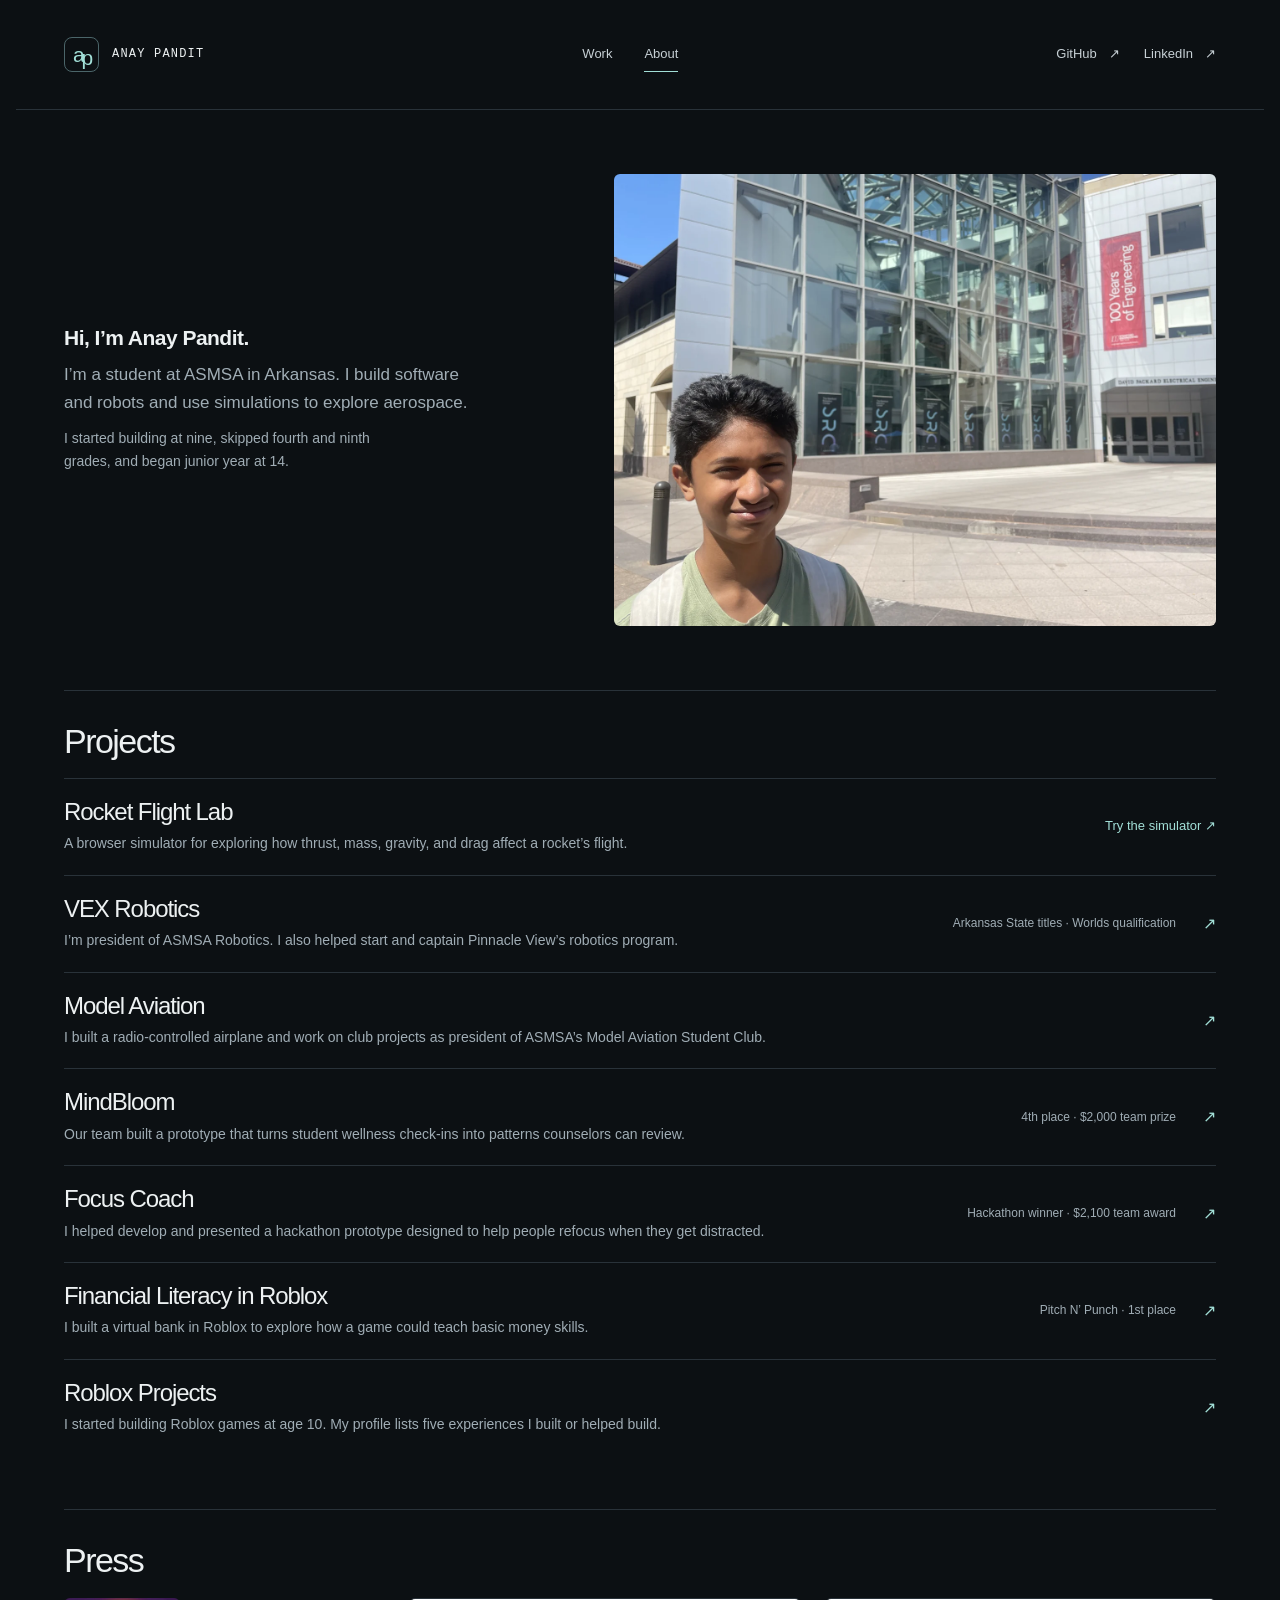
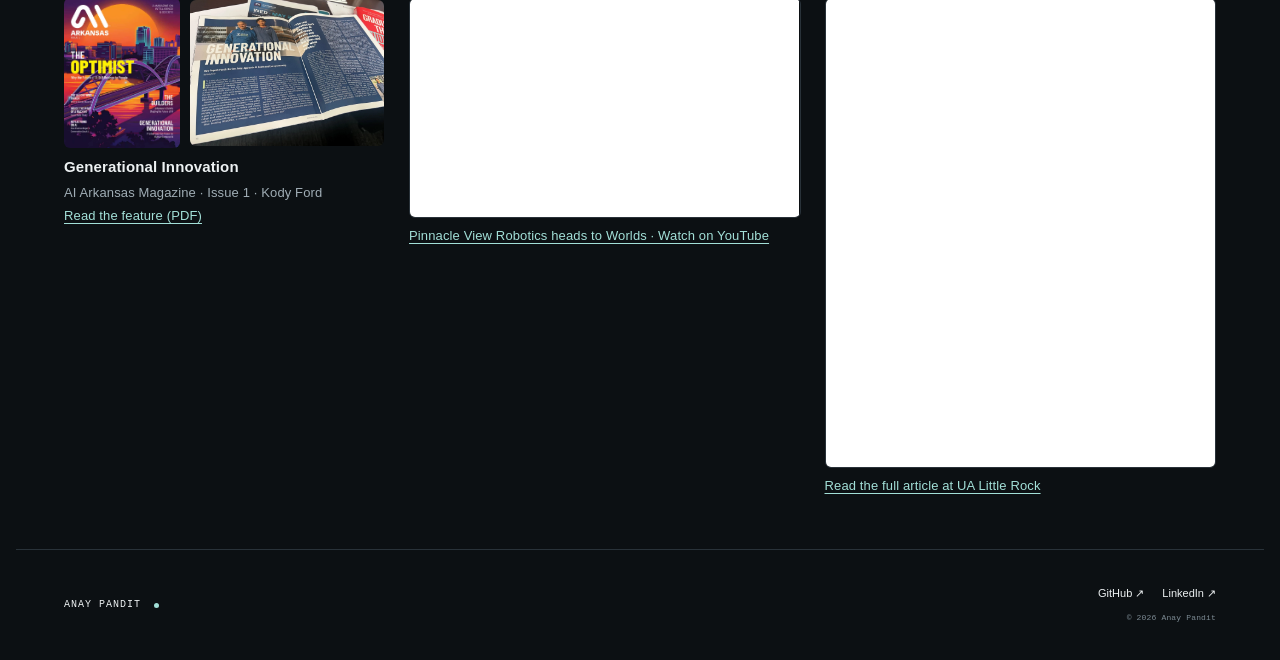
<file: index.html>
<!doctype html><html lang="en"><head><meta charset="utf-8"><meta name="viewport" content="width=device-width, initial-scale=1"><meta name="color-scheme" content="dark"><meta name="theme-color" content="#0c1013"><title>Anay Pandit</title><meta name="description" content="Student, builder, and always curious. Explore Anay Pandit’s software, VEX robotics, and aerospace projects."><link rel="canonical" href="https://anaypandit.github.io/"><meta property="og:type" content="website"><meta property="og:title" content="Anay Pandit"><meta property="og:description" content="Student, builder, and always curious. Explore Anay Pandit’s software, VEX robotics, and aerospace projects."><meta property="og:url" content="https://anaypandit.github.io/"><meta property="og:image" content="https://anaypandit.github.io/assets/social-preview.png"><meta property="og:image:width" content="1200"><meta property="og:image:height" content="630"><meta name="twitter:card" content="summary_large_image"><link rel="icon" href="/assets/favicon.svg" type="image/svg+xml"><link rel="stylesheet" href="/assets/style.css?v=press-magazine"><script src="/assets/site.js" defer></script></head><body><a class="skip" href="#main">Skip to content</a><header class="site-header"><a class="brand" href="/" aria-label="Anay Pandit home"><span class="monogram" aria-hidden="true">a<span>p</span></span>ANAY PANDIT</a><nav aria-label="Main navigation"><a href="/#work">Work</a><a href="/#about">About</a></nav><div class="header-socials"><a class="header-github" href="https://github.com/anaypandit" target="_blank" rel="noopener noreferrer">GitHub <span aria-hidden="true">↗</span><span class="sr-only"> (opens in a new tab)</span></a><a class="header-github" href="https://www.linkedin.com/in/anaypandit/" target="_blank" rel="noopener noreferrer">LinkedIn <span aria-hidden="true">↗</span><span class="sr-only"> (opens in a new tab)</span></a></div></header><main id="main">
  <section class="portfolio-intro portfolio-intro--with-photo" id="about">
    <div class="portfolio-bio">
      <h1>Hi, I’m Anay Pandit.</h1>
      <p>I’m a student at ASMSA in Arkansas. I build software and robots and use simulations to explore aerospace.</p>
      <p class="bio-detail">I started building at nine, skipped fourth and ninth grades, and began junior year at 14.</p>
    </div>
    <figure class="portfolio-photo">
      <img src="/assets/anay-pandit.webp" width="1440" height="1080" alt="Anay Pandit outside an engineering building" fetchpriority="high">
    </figure>
  </section>

  <section class="portfolio-work" id="work">
    <h2>Projects</h2>
    <ul class="portfolio-projects" id="recognition">
      <li class="project-with-demo">
        <div>
          <h3><a href="/projects/rocket-flight-lab/">Rocket Flight Lab</a></h3>
          <p>A browser simulator for exploring how thrust, mass, gravity, and drag affect a rocket’s flight.</p>
        </div>
        <a class="project-demo" href="/demos/rocket-flight-lab/">Try the simulator <span aria-hidden="true">↗</span></a>
      </li>
      <li>
        <a href="/projects/vex-robotics/">
          <div>
            <h3>VEX Robotics</h3>
            <p>I’m president of ASMSA Robotics. I also helped start and captain Pinnacle View’s robotics program.</p>
          </div>
          <span class="project-result">Arkansas State titles · Worlds qualification</span>
          <span class="project-arrow" aria-hidden="true">↗</span>
        </a>
      </li>
      <li>
        <a href="/projects/model-aviation/">
          <div>
            <h3>Model Aviation</h3>
            <p>I built a radio-controlled airplane and work on club projects as president of ASMSA’s Model Aviation Student Club.</p>
          </div>
          <span class="project-arrow" aria-hidden="true">↗</span>
        </a>
      </li>
      <li>
        <a href="/projects/mindbloom/">
          <div>
            <h3>MindBloom</h3>
            <p>Our team built a prototype that turns student wellness check-ins into patterns counselors can review.</p>
          </div>
          <span class="project-result">4th place · $2,000 team prize</span>
          <span class="project-arrow" aria-hidden="true">↗</span>
        </a>
      </li>
      <li>
        <a href="/projects/focus-coach/">
          <div>
            <h3>Focus Coach</h3>
            <p>I helped develop and presented a hackathon prototype designed to help people refocus when they get distracted.</p>
          </div>
          <span class="project-result">Hackathon winner · $2,100 team award</span>
          <span class="project-arrow" aria-hidden="true">↗</span>
        </a>
      </li>
      <li>
        <a href="/projects/financial-literacy/">
          <div>
            <h3>Financial Literacy in Roblox</h3>
            <p>I built a virtual bank in Roblox to explore how a game could teach basic money skills.</p>
          </div>
          <span class="project-result">Pitch N’ Punch · 1st place</span>
          <span class="project-arrow" aria-hidden="true">↗</span>
        </a>
      </li>
      <li>
        <a href="/projects/roblox-projects/">
          <div>
            <h3>Roblox Projects</h3>
            <p>I started building Roblox games at age 10. My profile lists five experiences I built or helped build.</p>
          </div>
          <span class="project-arrow" aria-hidden="true">↗</span>
        </a>
      </li>
    </ul>
  </section>

  <section class="portfolio-work portfolio-press" id="press">
    <h2>Press</h2>
    <div class="press-grid">
      <figure class="portfolio-photo press-magazine">
        <div class="press-magazine-images">
          <img src="/assets/ai-arkansas-issue-1-cover.webp" width="541" height="700" alt="Front cover of AI Arkansas Magazine, Issue 1" loading="lazy" decoding="async">
          <img src="/assets/generational-innovation.webp" width="1280" height="960" alt="Open magazine spread titled Generational Innovation with a photo of Anay and Yogesh Pandit" loading="lazy" decoding="async">
        </div>
        <figcaption>
          <strong>Generational Innovation</strong>
          <span>AI Arkansas Magazine · Issue 1 · Kody Ford</span>
          <a class="photo-credit" href="/assets/generational-innovation.pdf" type="application/pdf">Read the feature (PDF)</a>
        </figcaption>
      </figure>
      <figure>
        <iframe class="press-video" src="https://www.youtube-nocookie.com/embed/u_fTiRoSkpI" title="Pinnacle View Robotics heads to the VEX World Championship" width="560" height="315" loading="lazy" referrerpolicy="strict-origin-when-cross-origin" allow="encrypted-media; picture-in-picture; fullscreen" allowfullscreen></iframe>
        <figcaption><a class="photo-credit" href="https://www.youtube.com/watch?v=u_fTiRoSkpI">Pinnacle View Robotics heads to Worlds · Watch on YouTube</a></figcaption>
      </figure>
      <figure>
        <iframe class="press-article" src="https://ualr.edu/news/2025/08/07/mental-health-ai-hackathon/embed/" title="UA Little Rock’s coverage of its first AI and Mental Health Hackathon" width="600" height="470" loading="lazy" sandbox="allow-scripts allow-top-navigation-by-user-activation"></iframe>
        <figcaption><a class="photo-credit" href="https://ualr.edu/news/2025/08/07/mental-health-ai-hackathon/">Read the full article at UA Little Rock</a></figcaption>
      </figure>
    </div>
  </section>
</main><footer class="site-footer"><div><a class="brand" href="/">ANAY PANDIT<span class="brand-dot" aria-hidden="true"></span></a></div><div><div class="footer-socials"><a class="" href="https://github.com/anaypandit" target="_blank" rel="noopener noreferrer">GitHub <span aria-hidden="true">↗</span><span class="sr-only"> (opens in a new tab)</span></a><a href="https://www.linkedin.com/in/anaypandit/" target="_blank" rel="noopener noreferrer">LinkedIn <span aria-hidden="true">↗</span><span class="sr-only"> (opens in a new tab)</span></a></div><span class="footer-date">© 2026 Anay Pandit</span></div></footer></body></html>
</file>
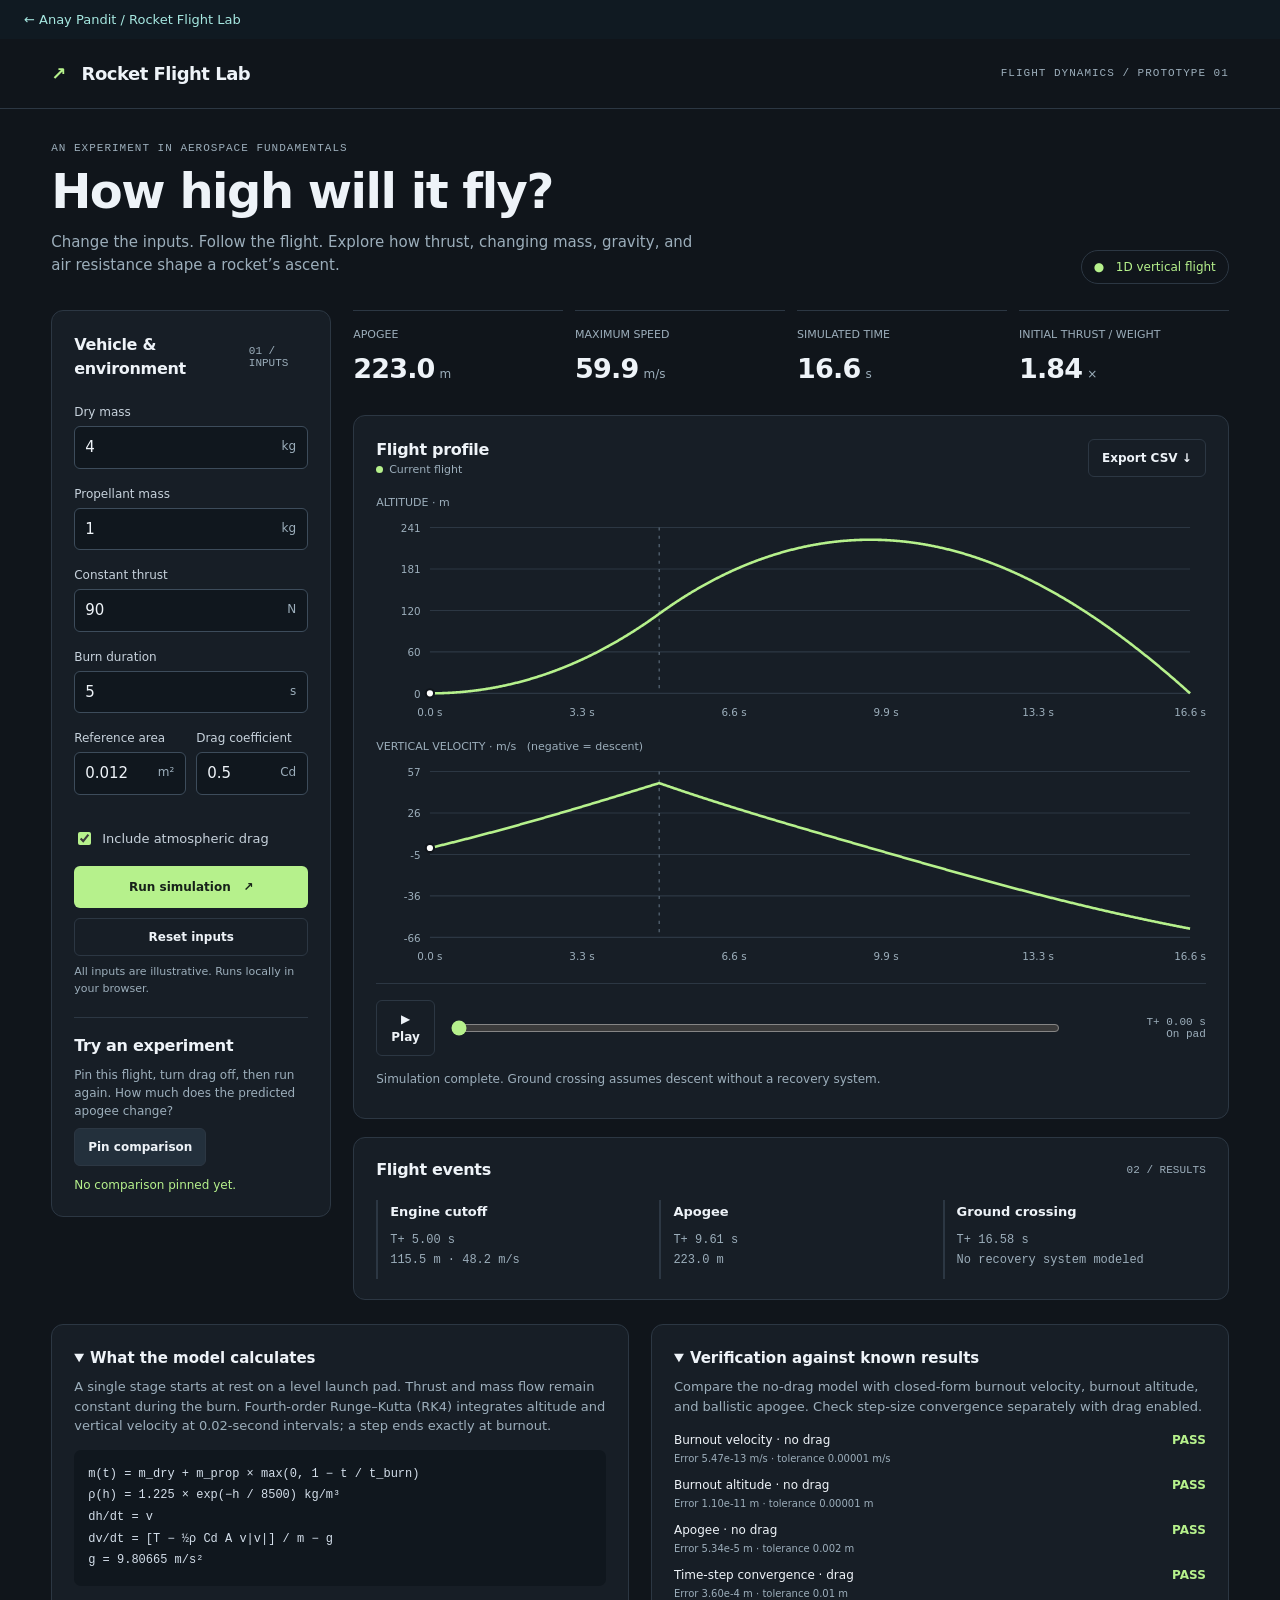
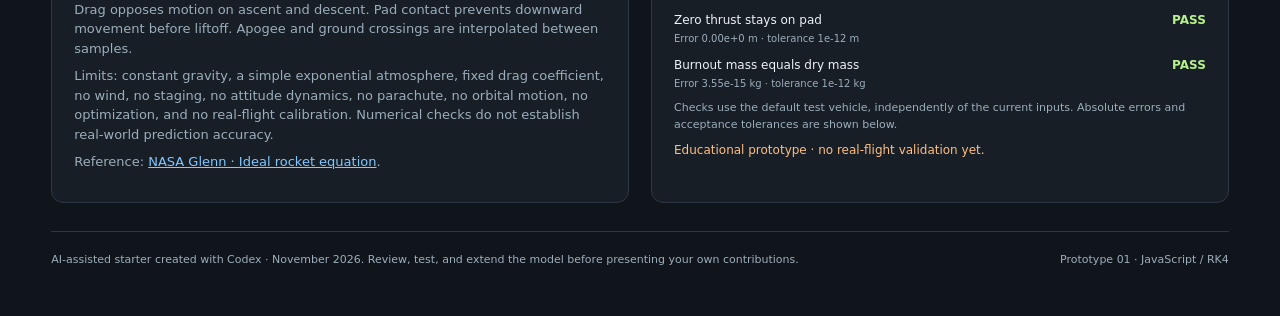
<file: demos/rocket-flight-lab/index.html>
<!doctype html>
<html lang="en"><head><meta charset="utf-8"><meta name="viewport" content="width=device-width,initial-scale=1"><meta name="description" content="Explore vertical rocket flight with transparent physics, adjustable inputs, flight graphs, and analytical verification."><title>Rocket Flight Lab</title>
<style>
:root{--bg:#10151b;--panel:#171e26;--line:#2c3743;--ink:#eef3f8;--muted:#9caebb;--green:#b6f18c;--blue:#83c8ff;--orange:#ffbf82}*{box-sizing:border-box}body{margin:0;background:var(--bg);color:var(--ink);font:15px/1.5 system-ui,-apple-system,sans-serif}button,input,select{font:inherit}button,a,input,summary,select{outline-offset:4px}button{cursor:pointer}a{color:var(--blue)}header{padding:21px 4vw;border-bottom:1px solid var(--line);display:flex;align-items:center;justify-content:space-between;gap:16px}.brand{font-weight:750;letter-spacing:-.5px;font-size:18px}.brand span{color:var(--green);margin-right:10px}.tag{color:var(--muted);font:11px/1.4 ui-monospace,monospace;letter-spacing:1px;text-transform:uppercase}.hero{padding:32px 4vw 26px;display:flex;justify-content:space-between;align-items:end;gap:24px}h1{font-size:clamp(30px,4vw,48px);line-height:1.1;letter-spacing:-1.5px;margin:9px 0 13px}h2{font-size:16px;letter-spacing:-.3px;margin:0}p{margin:8px 0;color:var(--muted)}.hero p{max-width:650px}.pill{border:1px solid var(--line);border-radius:30px;padding:7px 12px;white-space:nowrap;color:var(--green);font-size:12px}.workspace{padding:0 4vw;display:grid;grid-template-columns:280px minmax(0,1fr);gap:22px}.panel{background:var(--panel);border:1px solid var(--line);border-radius:12px}.setup{padding:22px;align-self:start}.section-title{display:flex;align-items:center;justify-content:space-between;gap:12px;margin-bottom:22px}.step{font:11px ui-monospace,monospace;color:var(--muted)}label{display:block;color:#c7d2dc;font-size:12px;margin-bottom:5px}.field{margin-bottom:16px}.input-wrap{position:relative}.input-wrap input{width:100%;background:#10171e;border:1px solid #3d4c5b;border-radius:6px;padding:9px 50px 9px 10px;color:var(--ink)}.unit{position:absolute;right:12px;top:11px;font-size:12px;color:var(--muted);pointer-events:none}.row{display:grid;grid-template-columns:1fr 1fr;gap:10px}.toggle{display:flex;gap:8px;align-items:center;margin:18px 0}.toggle input{accent-color:var(--green)}.toggle label{margin:0;font-size:13px}.btn{border:1px solid var(--line);border-radius:6px;background:#23303c;color:var(--ink);padding:9px 13px;font-weight:600;font-size:12px}.primary{background:var(--green);color:#172219;border:0;width:100%;padding:12px}.subtle{background:transparent}.fine{font-size:11px;color:var(--muted)}.error{color:#ffb6a6;font-size:13px;margin:10px 0}.right{min-width:0}.metrics{display:grid;grid-template-columns:repeat(4,1fr);gap:12px;margin-bottom:18px}.metric{border-top:1px solid var(--line);padding:16px 0 8px}.metric label{font-size:11px;color:var(--muted)}.metric strong{font-size:27px;font-weight:600;letter-spacing:-.8px}.metric small{font-size:12px;color:var(--muted);margin-left:5px}.chart-panel{padding:22px;margin-bottom:18px}.toolbar{display:flex;justify-content:space-between;align-items:center;gap:10px;flex-wrap:wrap;margin-bottom:12px}.legend{display:flex;gap:18px;font-size:11px;color:var(--muted)}.dot{display:inline-block;width:7px;height:7px;border-radius:50%;background:var(--green);margin-right:6px}.dot.b{background:var(--blue)}.chart{width:100%;display:block;min-height:160px}.charts{display:grid;gap:12px}.chart-label{font-size:11px;color:var(--muted);margin:4px 0}.playback{display:flex;align-items:center;gap:14px;margin-top:16px;padding-top:16px;border-top:1px solid var(--line)}.playback input{accent-color:var(--green);width:100%;min-width:40px}.readout{font:11px ui-monospace,monospace;color:var(--muted);min-width:130px;text-align:right}.events{padding:20px 22px}.event-grid{display:grid;grid-template-columns:repeat(3,1fr);gap:20px;margin-top:18px}.event{border-left:2px solid var(--line);padding-left:12px}.event strong{font-size:13px}.event p{font:12px/1.7 ui-monospace,monospace}.details{margin:24px 4vw 0;display:grid;grid-template-columns:1fr 1fr;gap:22px}.details .panel{padding:22px}summary{cursor:pointer;font-size:15px;font-weight:650}details p,details li{font-size:13px;color:var(--muted)}.formula{background:#10171e;padding:14px;border-radius:7px;font:12px/1.8 ui-monospace,monospace;color:#d4dfeb;margin:14px 0}.checks{margin-top:15px;display:grid;gap:9px}.check{display:flex;justify-content:space-between;gap:10px;font-size:12px}.pass{color:var(--green)}.check small{color:var(--muted)}footer{margin:28px 4vw;padding:20px 0;border-top:1px solid var(--line);display:flex;justify-content:space-between;gap:16px;font-size:11px;color:var(--muted)}.notice{font-size:12px;color:var(--orange)}.download{display:flex;gap:8px}.status-note{margin-top:14px;font-size:12px}.experiment{border-top:1px solid var(--line);margin-top:20px;padding-top:16px}.experiment p{font-size:12px}.change{color:var(--green);font-size:12px;margin-top:10px}.sr-only{position:absolute;width:1px;height:1px;overflow:hidden;clip:rect(0,0,0,0)}
@media(max-width:1000px){.workspace{grid-template-columns:250px minmax(0,1fr)}.metric strong{font-size:22px}.metrics{gap:8px}.details{grid-template-columns:1fr}.hero .pill{display:none}}@media(max-width:720px){header .tag{display:none}.hero{padding-top:25px}.workspace{grid-template-columns:1fr}.setup{padding:18px}.setup form .fields{display:grid;grid-template-columns:1fr 1fr;gap:0 14px}.setup .row{display:contents}.metrics{grid-template-columns:1fr 1fr}.metric{padding:10px 0}.chart-panel{padding:16px}.event-grid{gap:10px}.event p{font-size:10px}.readout{min-width:90px;font-size:10px}footer{flex-direction:column}.details{margin-top:18px}}
input::-webkit-outer-spin-button,input::-webkit-inner-spin-button{-webkit-appearance:none;margin:0}input[type=number]{appearance:textfield;-moz-appearance:textfield}.row .input-wrap input{padding-right:33px}</style></head><body><a href="/projects/rocket-flight-lab/" style="display:block;padding:12px 24px;background:#101a22;color:#a6e8e1;font:13px system-ui;text-decoration:none">← Anay Pandit / Rocket Flight Lab</a>
<header><div class="brand"><span>↗</span> Rocket Flight Lab</div><div class="tag">Flight dynamics / Prototype 01</div></header>
<main><section class="hero"><div><div class="tag">An experiment in aerospace fundamentals</div><h1>How high will it fly?</h1><p>Change the inputs. Follow the flight. Explore how thrust, changing mass, gravity, and air resistance shape a rocket’s ascent.</p></div><div class="pill">● &nbsp; 1D vertical flight</div></section>
<div class="workspace"><aside class="panel setup"><div class="section-title"><h2>Vehicle & environment</h2><span class="step">01 / INPUTS</span></div>
<form id="config"><div class="fields">
<div class="field"><label for="dry">Dry mass</label><div class="input-wrap"><input id="dry" name="dry" type="number" min="0.1" max="100" step="0.1" value="4" required><span class="unit">kg</span></div></div>
<div class="field"><label for="prop">Propellant mass</label><div class="input-wrap"><input id="prop" name="prop" type="number" min="0.1" max="100" step="0.1" value="1" required><span class="unit">kg</span></div></div>
<div class="field"><label for="thrust">Constant thrust</label><div class="input-wrap"><input id="thrust" name="thrust" type="number" min="0" max="10000" step="1" value="90" required><span class="unit">N</span></div></div>
<div class="field"><label for="burn">Burn duration</label><div class="input-wrap"><input id="burn" name="burn" type="number" min="0.1" max="60" step="0.1" value="5" required><span class="unit">s</span></div></div>
<div class="row"><div class="field"><label for="area">Reference area</label><div class="input-wrap"><input id="area" name="area" type="number" min="0" max="2" step="0.001" value="0.012" required><span class="unit">m²</span></div></div><div class="field"><label for="cd">Drag coefficient</label><div class="input-wrap"><input id="cd" name="cd" type="number" min="0" max="3" step="0.01" value="0.5" required><span class="unit">Cd</span></div></div></div>
</div><div class="toggle"><input id="drag" name="drag" type="checkbox" checked><label for="drag">Include atmospheric drag</label></div><button class="btn primary" type="submit">Run simulation &nbsp; ↗</button><div id="error" class="error" role="alert"></div><button id="reset" type="button" class="btn subtle" style="width:100%">Reset inputs</button><p class="fine">All inputs are illustrative. Runs locally in your browser.</p></form>
<div class="experiment"><h2>Try an experiment</h2><p>Pin this flight, turn drag off, then run again. How much does the predicted apogee change?</p><button id="pin" class="btn">Pin comparison</button><button id="clear" class="btn subtle" hidden>Clear</button><div id="comparison" class="change" aria-live="polite"></div></div></aside>
<section class="right" aria-label="Flight results"><div class="metrics" aria-live="polite"><div class="metric"><label>APOGEE</label><strong id="apogee">—</strong><small>m</small></div><div class="metric"><label>MAXIMUM SPEED</label><strong id="speed">—</strong><small>m/s</small></div><div class="metric"><label>SIMULATED TIME</label><strong id="duration">—</strong><small>s</small></div><div class="metric"><label>INITIAL THRUST / WEIGHT</label><strong id="twr">—</strong><small>×</small></div></div>
<div class="panel chart-panel"><div class="toolbar"><div><h2>Flight profile</h2><div class="legend"><span><i class="dot"></i>Current flight</span><span id="pinnedLegend" hidden><i class="dot b"></i>Pinned flight</span></div></div><div class="download"><button id="csv" class="btn subtle">Export CSV ↓</button></div></div>
<div class="charts"><div><div class="chart-label">ALTITUDE · m</div><svg id="heightChart" class="chart" role="img" aria-label="Altitude against time" viewBox="0 0 800 200"></svg></div><div><div class="chart-label">VERTICAL VELOCITY · m/s &nbsp; (negative = descent)</div><svg id="velocityChart" class="chart" role="img" aria-label="Vertical velocity against time" viewBox="0 0 800 200"></svg></div></div>
<div class="playback"><button id="play" class="btn subtle" aria-label="Play flight">▶ Play</button><label for="scrub" class="sr-only">Flight time</label><input type="range" id="scrub" min="0" max="1000" value="0"><div id="readout" class="readout">T+ 0.00 s<br>On pad</div></div><p id="status" class="status-note" role="status"></p></div>
<div class="panel events"><div class="section-title" style="margin:0"><h2>Flight events</h2><span class="step">02 / RESULTS</span></div><div class="event-grid"><div class="event"><strong>Engine cutoff</strong><p id="cutoff">—</p></div><div class="event"><strong>Apogee</strong><p id="top">—</p></div><div class="event"><strong>Ground crossing</strong><p id="landing">—</p></div></div></div>
</section></div>
<section class="details"><div class="panel"><details open><summary>What the model calculates</summary><p>A single stage starts at rest on a level launch pad. Thrust and mass flow remain constant during the burn. Fourth-order Runge–Kutta (RK4) integrates altitude and vertical velocity at 0.02-second intervals; a step ends exactly at burnout.</p><div class="formula">m(t) = m_dry + m_prop × max(0, 1 − t / t_burn)<br>ρ(h) = 1.225 × exp(−h / 8500) kg/m³<br>dh/dt = v<br>dv/dt = [T − ½ρ Cd A v|v|] / m − g<br>g = 9.80665 m/s²</div><p>Drag opposes motion on ascent and descent. Pad contact prevents downward movement before liftoff. Apogee and ground crossings are interpolated between samples.</p><p>Limits: constant gravity, a simple exponential atmosphere, fixed drag coefficient, no wind, no staging, no attitude dynamics, no parachute, no orbital motion, no optimization, and no real-flight calibration. Numerical checks do not establish real-world prediction accuracy.</p><p>Reference: <a href="https://www1.grc.nasa.gov/beginners-guide-to-aeronautics/ideal-rocket-equation/" target="_blank" rel="noreferrer">NASA Glenn · Ideal rocket equation</a>.</p></details></div>
<div class="panel"><details open><summary>Verification against known results</summary><p>Compare the no-drag model with closed-form burnout velocity, burnout altitude, and ballistic apogee. Check step-size convergence separately with drag enabled.</p><div id="checks" class="checks"></div><p class="fine">Checks use the default test vehicle, independently of the current inputs. Absolute errors and acceptance tolerances are shown below.</p><p class="notice">Educational prototype · no real-flight validation yet.</p></details></div></section></main>
<footer><span>AI-assisted starter created with Codex · November 2026. Review, test, and extend the model before presenting your own contributions.</span><span>Prototype 01 · JavaScript / RK4</span></footer>
<script src="physics.js"></script><script src="app.js"></script></body></html>
</file>
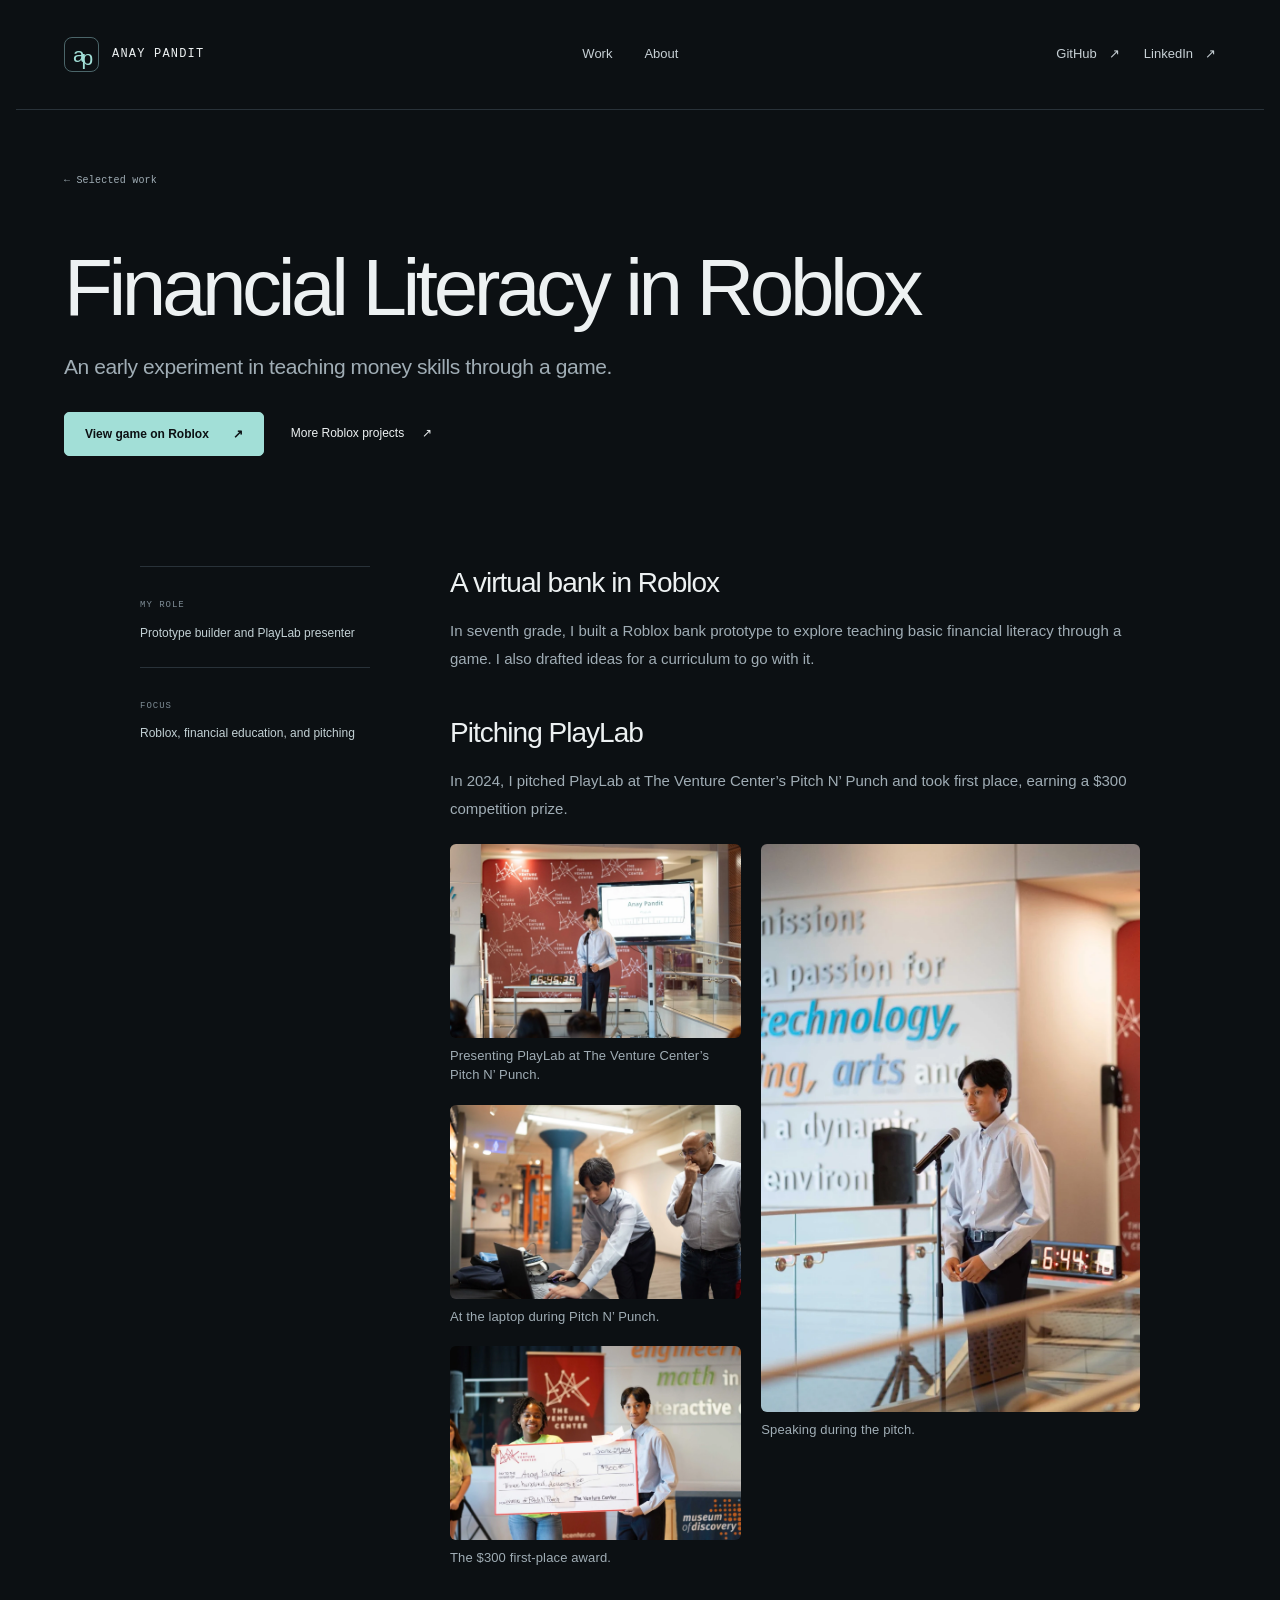
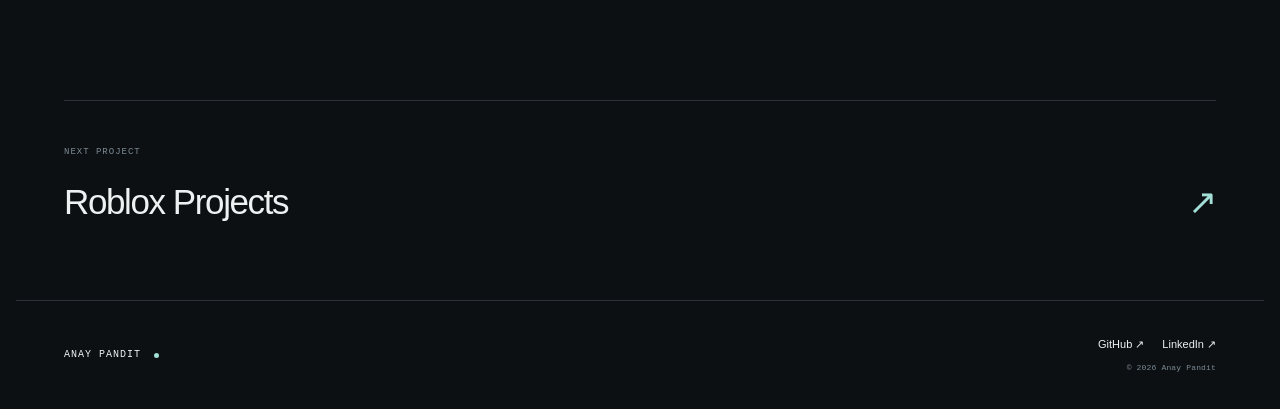
<file: projects/financial-literacy/index.html>
<!doctype html><html lang="en"><head><meta charset="utf-8"><meta name="viewport" content="width=device-width, initial-scale=1"><meta name="color-scheme" content="dark"><meta name="theme-color" content="#0c1013"><title>Financial Literacy in Roblox — Anay Pandit</title><meta name="description" content="An early Roblox bank prototype and a first-place pitch at The Venture Center."><link rel="canonical" href="https://anaypandit.github.io/projects/financial-literacy/"><meta property="og:type" content="website"><meta property="og:title" content="Financial Literacy in Roblox — Anay Pandit"><meta property="og:description" content="An early Roblox bank prototype and a first-place pitch at The Venture Center."><meta property="og:url" content="https://anaypandit.github.io/projects/financial-literacy/"><meta property="og:image" content="https://anaypandit.github.io/assets/social-preview.png"><meta property="og:image:width" content="1200"><meta property="og:image:height" content="630"><meta name="twitter:card" content="summary_large_image"><link rel="icon" href="/assets/favicon.svg" type="image/svg+xml"><link rel="stylesheet" href="/assets/style.css?v=playlab-photos"><script src="/assets/site.js" defer></script></head><body><a class="skip" href="#main">Skip to content</a><header class="site-header"><a class="brand" href="/" aria-label="Anay Pandit home"><span class="monogram" aria-hidden="true">a<span>p</span></span>ANAY PANDIT</a><nav aria-label="Main navigation"><a href="/#work">Work</a><a href="/#about">About</a></nav><div class="header-socials"><a class="header-github" href="https://github.com/anaypandit" target="_blank" rel="noopener noreferrer">GitHub <span aria-hidden="true">↗</span><span class="sr-only"> (opens in a new tab)</span></a><a class="header-github" href="https://www.linkedin.com/in/anaypandit/" target="_blank" rel="noopener noreferrer">LinkedIn <span aria-hidden="true">↗</span><span class="sr-only"> (opens in a new tab)</span></a></div></header><main id="main">
  <div class="case-top">
    <a class="back-link" href="/#work">← Selected work</a>
    <h1>Financial Literacy in Roblox</h1>
    <p class="case-lead">An early experiment in teaching money skills through a game.</p>
    <div class="case-links">
      <a class="button" href="https://www.roblox.com/games/11183658746" target="_blank" rel="noopener noreferrer">View game on Roblox <span aria-hidden="true">↗</span><span class="sr-only"> (opens in a new tab)</span></a>
      <a class="quiet-link" href="/projects/roblox-projects/">More Roblox projects <span aria-hidden="true">↗</span></a>
    </div>
  </div>
  <div class="case-layout">
    <aside class="case-facts" aria-label="Project facts">
      <div><span class="micro">MY ROLE</span><p>Prototype builder and PlayLab presenter</p></div>
      <div><span class="micro">FOCUS</span><p>Roblox, financial education, and pitching</p></div>
    </aside>
    <article class="case-story">
      <section><h2>A virtual bank in Roblox</h2><p>In seventh grade, I built a Roblox bank prototype to explore teaching basic financial literacy through a game. I also drafted ideas for a curriculum to go with it.</p></section>
      <section id="pitching-playlab"><h2>Pitching PlayLab</h2><p>In 2024, I pitched PlayLab at The Venture Center’s Pitch N’ Punch and took first place, earning a $300 competition prize.</p>
        <div class="project-gallery project-gallery--playlab" role="group" aria-label="PlayLab photos from Pitch N’ Punch">
          <figure>
            <img src="/assets/playlab-pitch.webp" width="1280" height="853" alt="Anay Pandit at a microphone beside a slide introducing PlayLab" loading="lazy" decoding="async">
            <figcaption>Presenting PlayLab at The Venture Center’s Pitch N’ Punch.</figcaption>
          </figure>
          <figure>
            <img src="/assets/playlab-laptop.webp" width="1280" height="853" alt="Anay Pandit using a laptop while an attendee watches" loading="lazy" decoding="async">
            <figcaption>At the laptop during Pitch N’ Punch.</figcaption>
          </figure>
          <figure>
            <img src="/assets/playlab-pitch-award.webp" width="1280" height="853" alt="Anay Pandit and another attendee holding the $300 Pitch N’ Punch award check" loading="lazy" decoding="async">
            <figcaption>The $300 first-place award.</figcaption>
          </figure>
          <figure>
            <img src="/assets/playlab-pitch-portrait.webp" width="853" height="1280" alt="Portrait of Anay Pandit speaking at the microphone" loading="lazy" decoding="async">
            <figcaption>Speaking during the pitch.</figcaption>
          </figure>
        </div>
      </section>
    </article>
  </div>
  <a class="next-project" href="/projects/roblox-projects/"><span class="micro">NEXT PROJECT</span><span>Roblox Projects <i aria-hidden="true">↗</i></span></a>
</main><footer class="site-footer"><div><a class="brand" href="/">ANAY PANDIT<span class="brand-dot" aria-hidden="true"></span></a></div><div><div class="footer-socials"><a class="" href="https://github.com/anaypandit" target="_blank" rel="noopener noreferrer">GitHub <span aria-hidden="true">↗</span><span class="sr-only"> (opens in a new tab)</span></a><a href="https://www.linkedin.com/in/anaypandit/" target="_blank" rel="noopener noreferrer">LinkedIn <span aria-hidden="true">↗</span><span class="sr-only"> (opens in a new tab)</span></a></div><span class="footer-date">© 2026 Anay Pandit</span></div></footer></body></html>
</file>
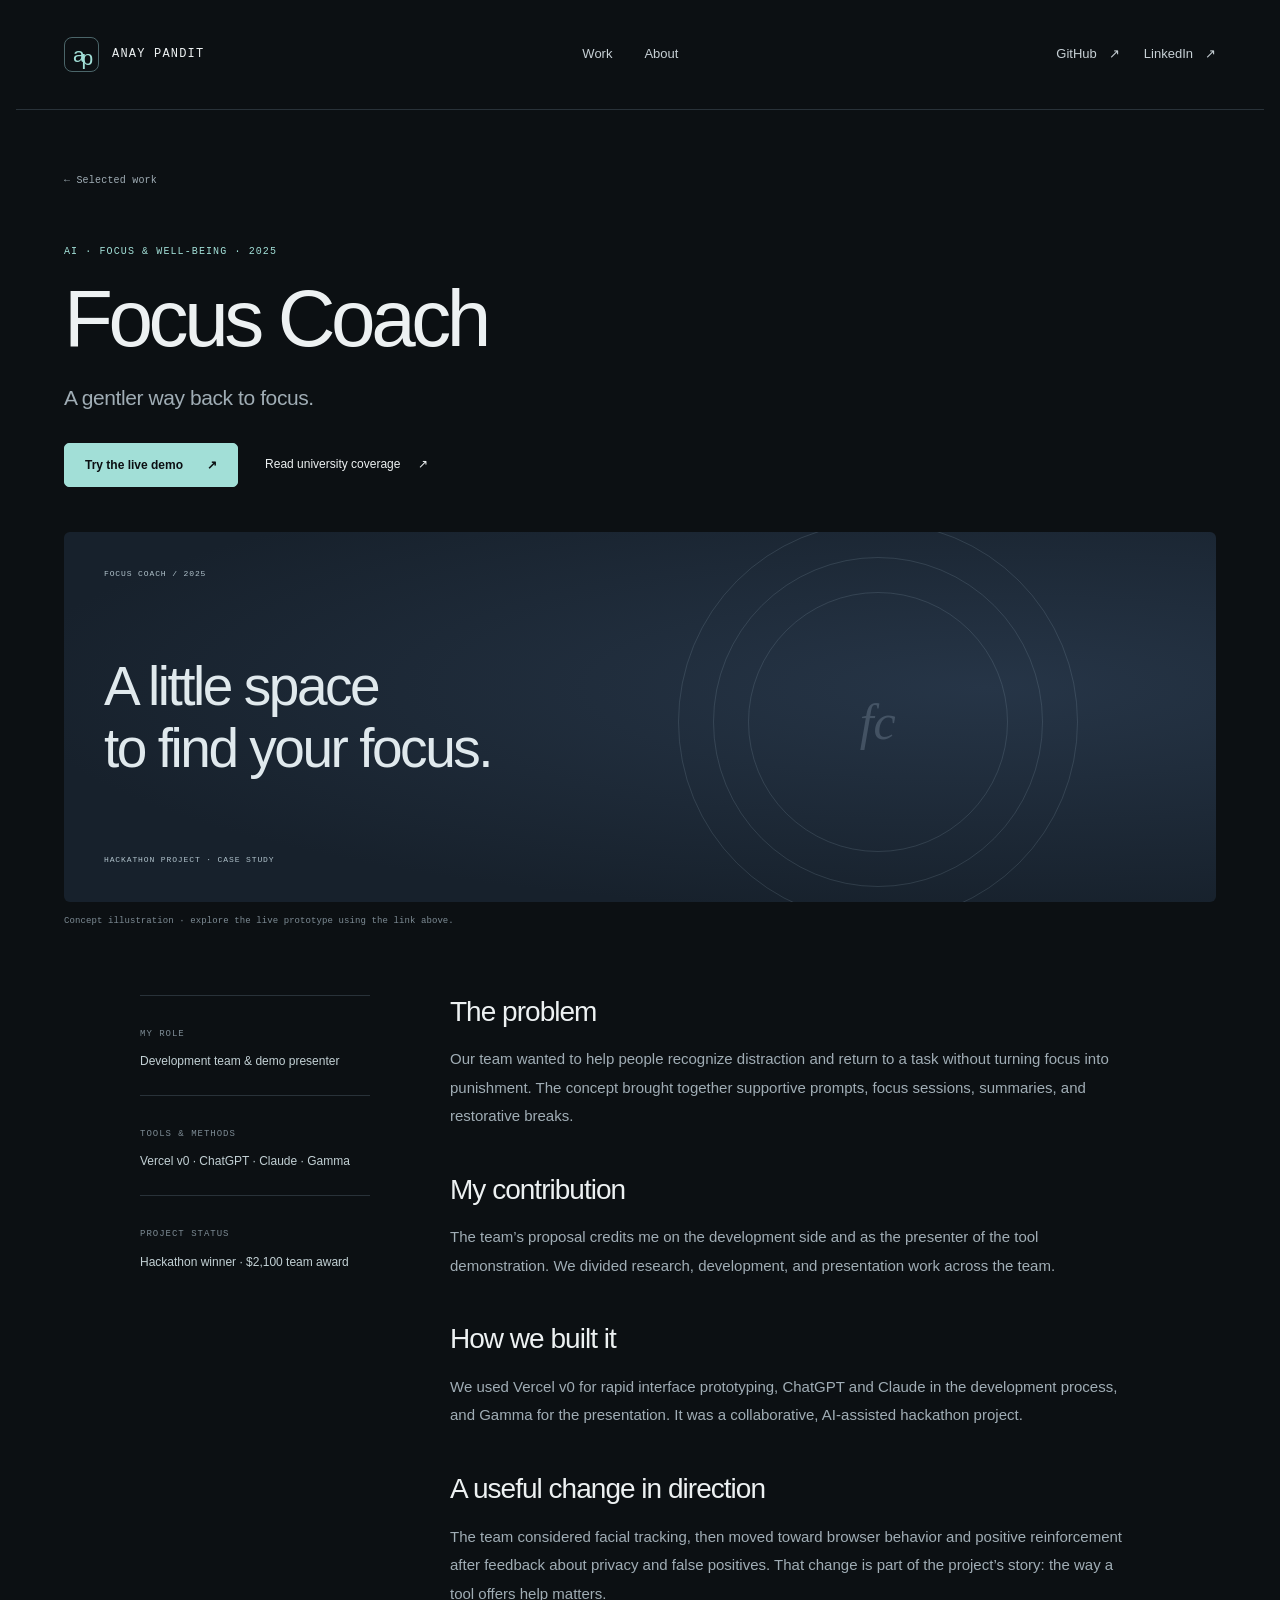
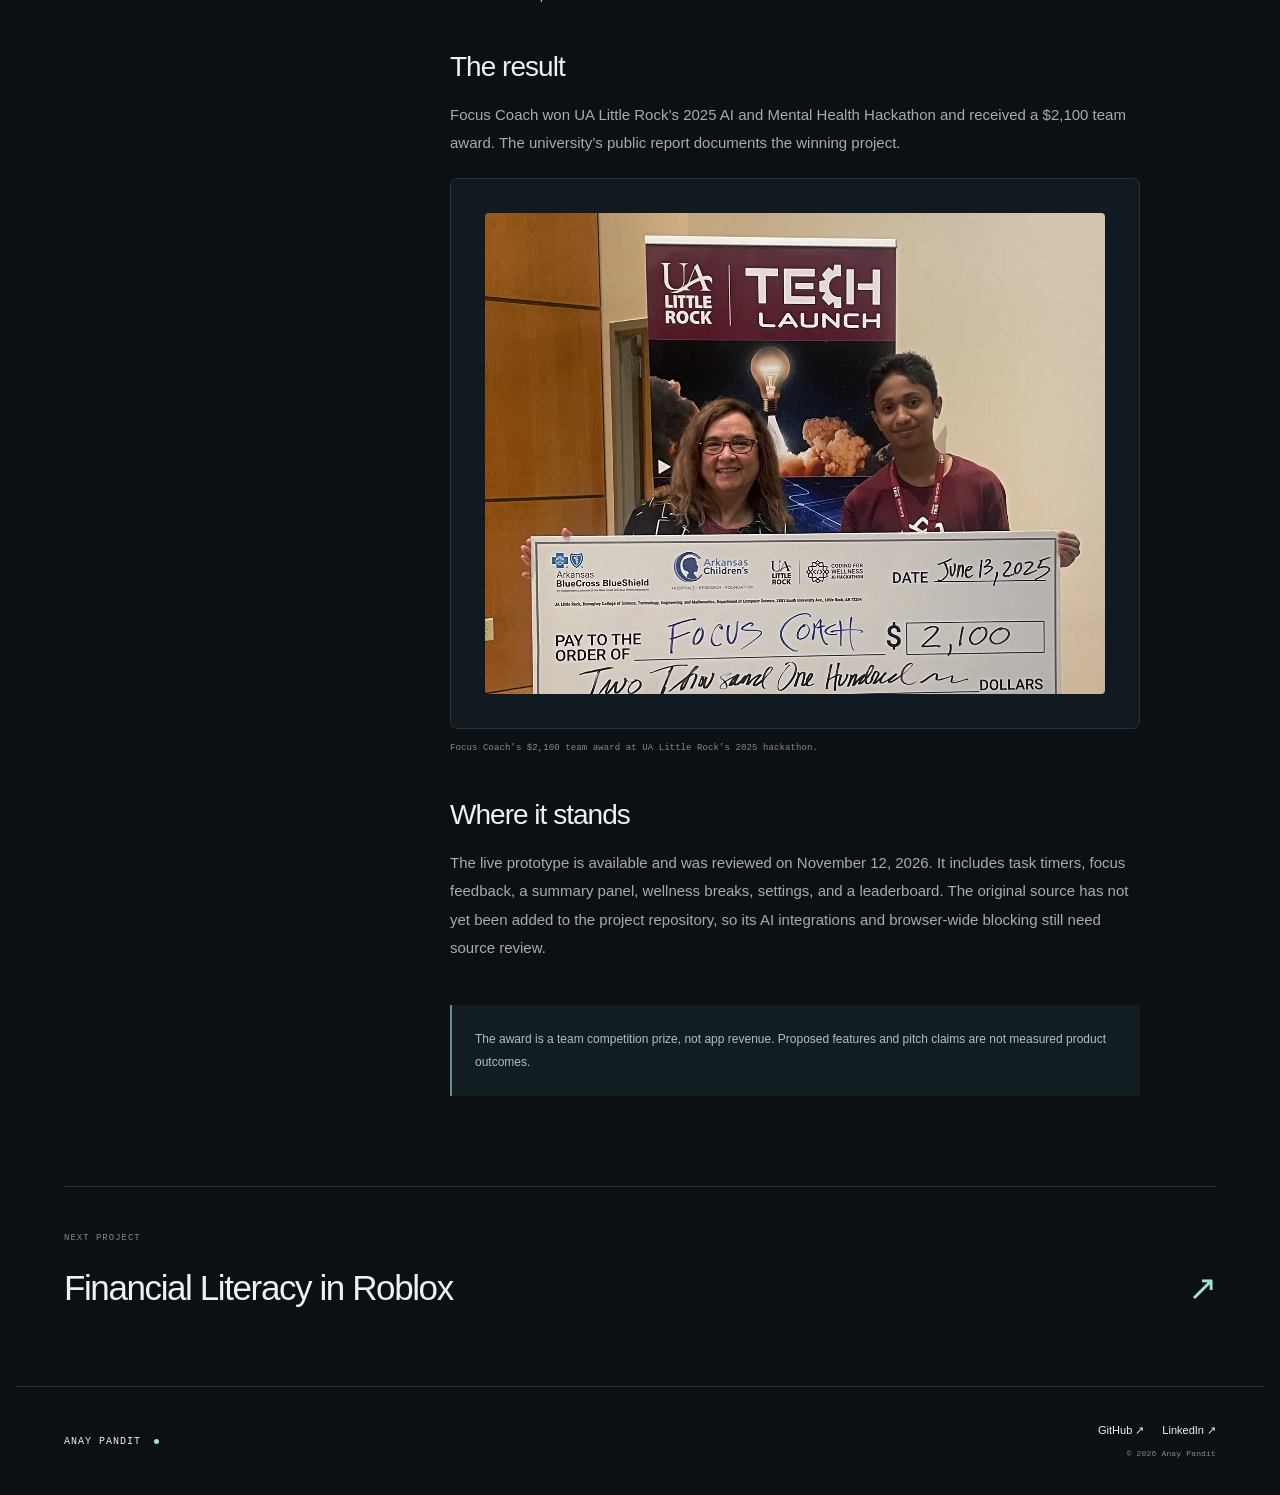
<file: projects/focus-coach/index.html>
<!doctype html><html lang="en"><head><meta charset="utf-8"><meta name="viewport" content="width=device-width, initial-scale=1"><meta name="color-scheme" content="dark"><meta name="theme-color" content="#0c1013"><title>Focus Coach — Anay Pandit</title><meta name="description" content="A winning hackathon concept for recognizing distraction and offering supportive nudges."><link rel="canonical" href="https://anaypandit.github.io/projects/focus-coach/"><meta property="og:type" content="website"><meta property="og:title" content="Focus Coach — Anay Pandit"><meta property="og:description" content="A winning hackathon concept for recognizing distraction and offering supportive nudges."><meta property="og:url" content="https://anaypandit.github.io/projects/focus-coach/"><meta property="og:image" content="https://anaypandit.github.io/assets/social-preview.png"><meta property="og:image:width" content="1200"><meta property="og:image:height" content="630"><meta name="twitter:card" content="summary_large_image"><link rel="icon" href="/assets/favicon.svg" type="image/svg+xml"><link rel="stylesheet" href="/assets/style.css"><script src="/assets/site.js" defer></script></head><body><a class="skip" href="#main">Skip to content</a><header class="site-header"><a class="brand" href="/" aria-label="Anay Pandit home"><span class="monogram" aria-hidden="true">a<span>p</span></span>ANAY PANDIT</a><nav aria-label="Main navigation"><a href="/#work">Work</a><a href="/#about">About</a></nav><div class="header-socials"><a class="header-github" href="https://github.com/anaypandit" target="_blank" rel="noopener noreferrer">GitHub <span aria-hidden="true">↗</span><span class="sr-only"> (opens in a new tab)</span></a><a class="header-github" href="https://www.linkedin.com/in/anaypandit/" target="_blank" rel="noopener noreferrer">LinkedIn <span aria-hidden="true">↗</span><span class="sr-only"> (opens in a new tab)</span></a></div></header><main id="main"><div class="case-top"><a class="back-link" href="/#work">← Selected work</a><p class="eyebrow">AI · FOCUS & WELL-BEING · 2025</p><h1>Focus Coach</h1><p class="case-lead">A gentler way back to focus.</p><div class="case-links"><a class="button" href="https://v0-new-project-emcec5fbckx.vercel.app/" target="_blank" rel="noopener noreferrer">Try the live demo <span aria-hidden="true">↗</span><span class="sr-only"> (opens in a new tab)</span></a><a class="quiet-link" href="https://ualr.edu/news/2025/08/07/mental-health-ai-hackathon/" target="_blank" rel="noopener noreferrer">Read university coverage <span aria-hidden="true">↗</span><span class="sr-only"> (opens in a new tab)</span></a></div></div><figure class="case-figure"><div class="focus-visual" aria-label="Focus Coach project concept"><span class="micro">FOCUS COACH / 2025</span><div class="focus-rings" aria-hidden="true"><span></span><span></span><span></span><i>fc</i></div><p>A little space<br>to find your focus.</p><span class="micro">HACKATHON PROJECT · CASE STUDY</span></div><figcaption>Concept illustration · explore the live prototype using the link above.</figcaption></figure><div class="case-layout"><aside class="case-facts" aria-label="Project facts"><div><span class="micro">MY ROLE</span><p>Development team & demo presenter</p></div><div><span class="micro">TOOLS & METHODS</span><p>Vercel v0 · ChatGPT · Claude · Gamma</p></div><div><span class="micro">PROJECT STATUS</span><p>Hackathon winner · $2,100 team award</p></div></aside><article class="case-story"><section><h2>The problem</h2><p>Our team wanted to help people recognize distraction and return to a task without turning focus into punishment. The concept brought together supportive prompts, focus sessions, summaries, and restorative breaks.</p></section><section><h2>My contribution</h2><p>The team’s proposal credits me on the development side and as the presenter of the tool demonstration. We divided research, development, and presentation work across the team.</p></section><section><h2>How we built it</h2><p>We used Vercel v0 for rapid interface prototyping, ChatGPT and Claude in the development process, and Gamma for the presentation. It was a collaborative, AI-assisted hackathon project.</p></section><section><h2>A useful change in direction</h2><p>The team considered facial tracking, then moved toward browser behavior and positive reinforcement after feedback about privacy and false positives. That change is part of the project’s story: the way a tool offers help matters.</p></section><section><h2>The result</h2><p>Focus Coach won UA Little Rock’s 2025 AI and Mental Health Hackathon and received a $2,100 team award. The university’s public report documents the winning project.</p>
  <figure class="case-figure">
    <div class="case-image">
      <img src="/assets/focus-coach-award.webp" alt="Anay Pandit and another attendee holding the $2,100 ceremonial check for Focus Coach" width="1237" height="960" loading="lazy" decoding="async">
    </div>
    <figcaption>Focus Coach’s $2,100 team award at UA Little Rock’s 2025 hackathon.</figcaption>
  </figure>
</section><section><h2>Where it stands</h2><p>The live prototype is available and was reviewed on November 12, 2026. It includes task timers, focus feedback, a summary panel, wellness breaks, settings, and a leaderboard. The original source has not yet been added to the project repository, so its AI integrations and browser-wide blocking still need source review.</p></section><aside class="project-note">The award is a team competition prize, not app revenue. Proposed features and pitch claims are not measured product outcomes.</aside></article></div><a class="next-project" href="/projects/financial-literacy/"><span class="micro">NEXT PROJECT</span><span>Financial Literacy in Roblox <i aria-hidden="true">↗</i></span></a></main><footer class="site-footer"><div><a class="brand" href="/">ANAY PANDIT<span class="brand-dot" aria-hidden="true"></span></a></div><div><div class="footer-socials"><a class="" href="https://github.com/anaypandit" target="_blank" rel="noopener noreferrer">GitHub <span aria-hidden="true">↗</span><span class="sr-only"> (opens in a new tab)</span></a><a href="https://www.linkedin.com/in/anaypandit/" target="_blank" rel="noopener noreferrer">LinkedIn <span aria-hidden="true">↗</span><span class="sr-only"> (opens in a new tab)</span></a></div><span class="footer-date">© 2026 Anay Pandit</span></div></footer></body></html>
</file>
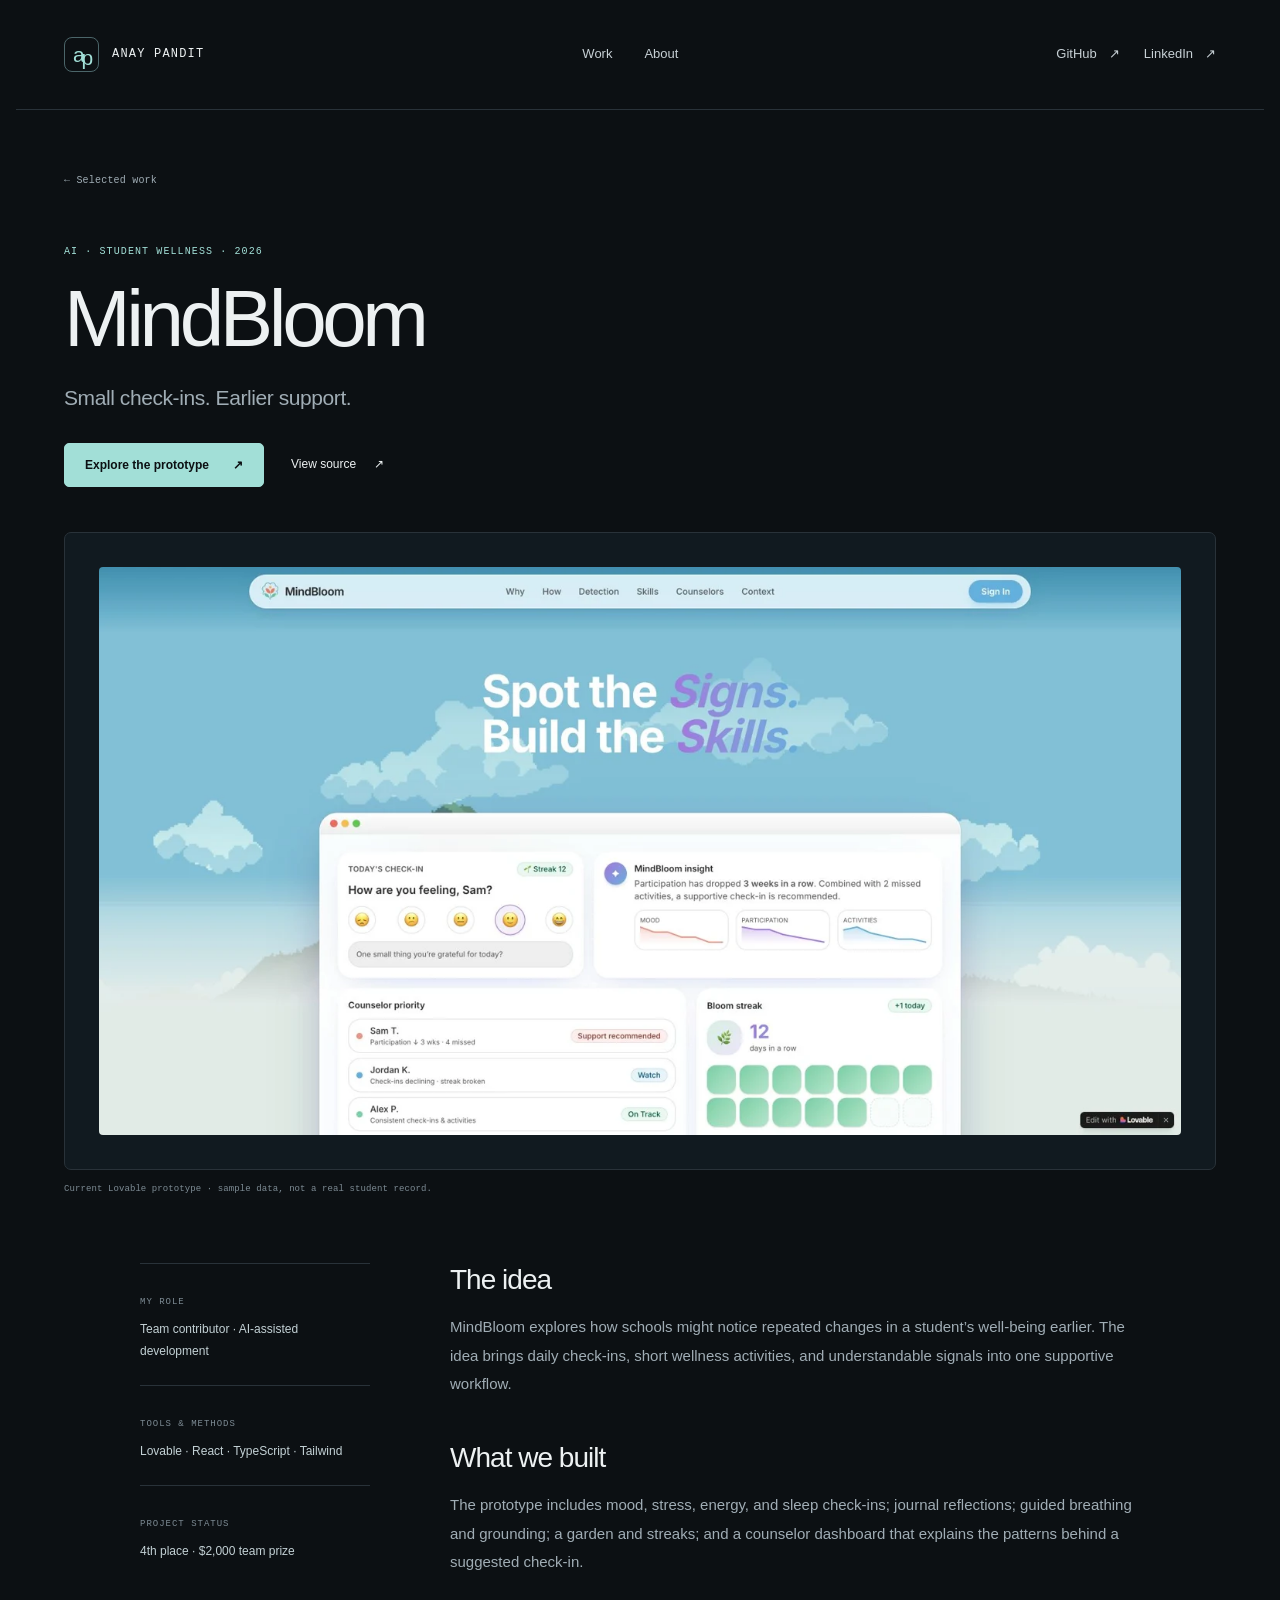
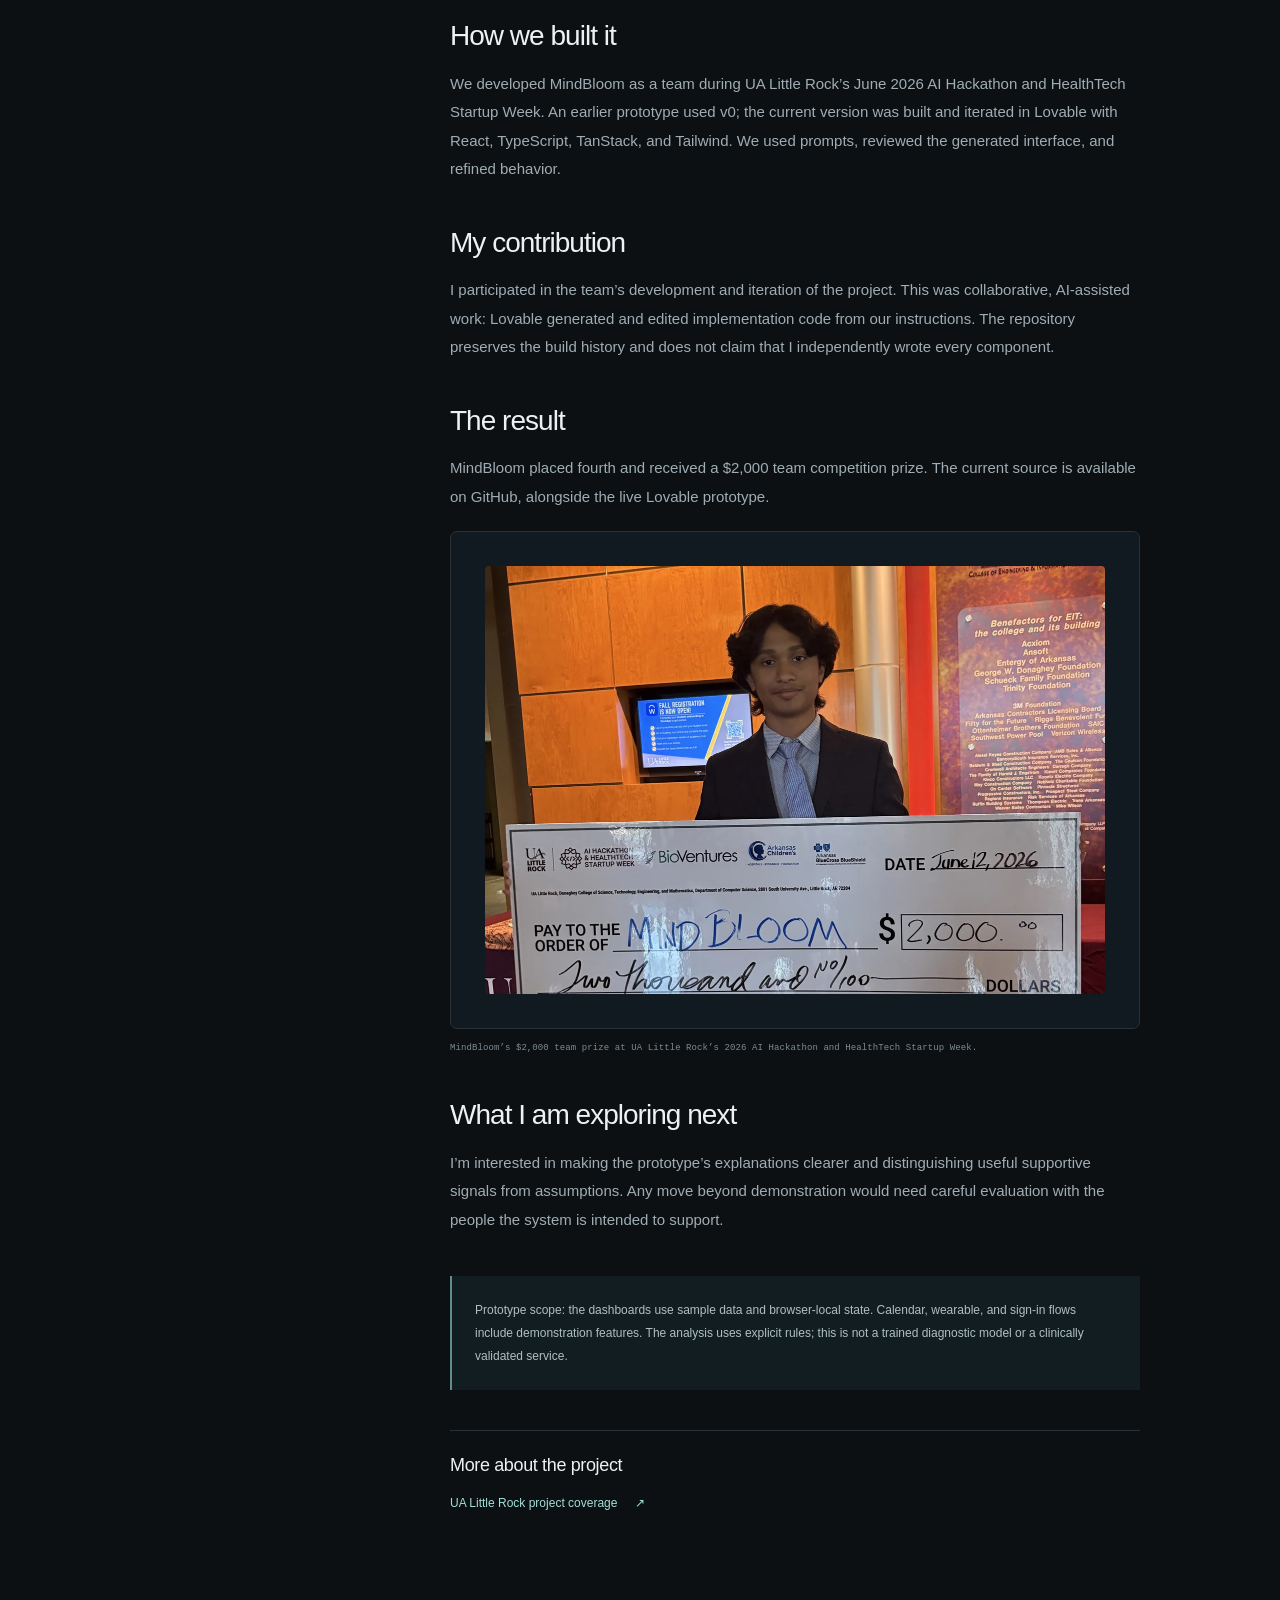
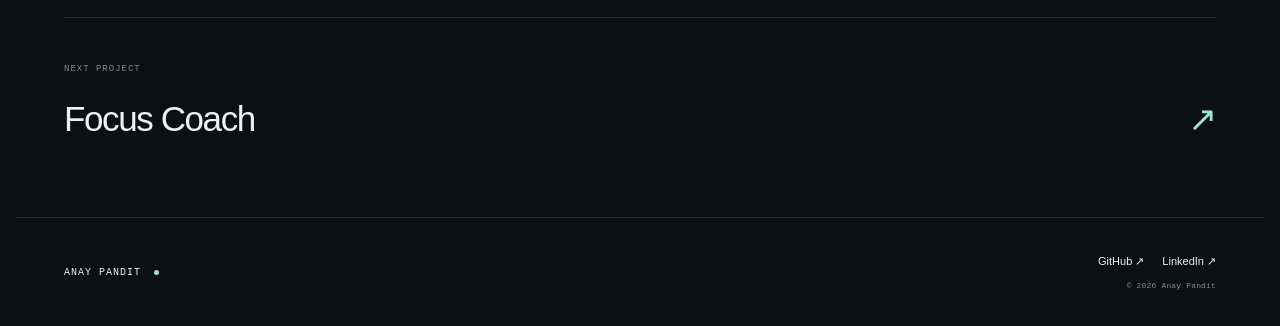
<file: projects/mindbloom/index.html>
<!doctype html><html lang="en"><head><meta charset="utf-8"><meta name="viewport" content="width=device-width, initial-scale=1"><meta name="color-scheme" content="dark"><meta name="theme-color" content="#0c1013"><title>MindBloom — Anay Pandit</title><meta name="description" content="A team-built wellness prototype that makes daily patterns easier to understand."><link rel="canonical" href="https://anaypandit.github.io/projects/mindbloom/"><meta property="og:type" content="website"><meta property="og:title" content="MindBloom — Anay Pandit"><meta property="og:description" content="A team-built wellness prototype that makes daily patterns easier to understand."><meta property="og:url" content="https://anaypandit.github.io/projects/mindbloom/"><meta property="og:image" content="https://anaypandit.github.io/assets/social-preview.png"><meta property="og:image:width" content="1200"><meta property="og:image:height" content="630"><meta name="twitter:card" content="summary_large_image"><link rel="icon" href="/assets/favicon.svg" type="image/svg+xml"><link rel="stylesheet" href="/assets/style.css"><script src="/assets/site.js" defer></script></head><body><a class="skip" href="#main">Skip to content</a><header class="site-header"><a class="brand" href="/" aria-label="Anay Pandit home"><span class="monogram" aria-hidden="true">a<span>p</span></span>ANAY PANDIT</a><nav aria-label="Main navigation"><a href="/#work">Work</a><a href="/#about">About</a></nav><div class="header-socials"><a class="header-github" href="https://github.com/anaypandit" target="_blank" rel="noopener noreferrer">GitHub <span aria-hidden="true">↗</span><span class="sr-only"> (opens in a new tab)</span></a><a class="header-github" href="https://www.linkedin.com/in/anaypandit/" target="_blank" rel="noopener noreferrer">LinkedIn <span aria-hidden="true">↗</span><span class="sr-only"> (opens in a new tab)</span></a></div></header><main id="main"><div class="case-top"><a class="back-link" href="/#work">← Selected work</a><p class="eyebrow">AI · STUDENT WELLNESS · 2026</p><h1>MindBloom</h1><p class="case-lead">Small check-ins. Earlier support.</p><div class="case-links"><a class="button" href="https://mindbloom-ai-app.lovable.app/" target="_blank" rel="noopener noreferrer">Explore the prototype <span aria-hidden="true">↗</span><span class="sr-only"> (opens in a new tab)</span></a><a class="quiet-link" href="https://github.com/anaypandit/mindbloom" target="_blank" rel="noopener noreferrer">View source <span aria-hidden="true">↗</span><span class="sr-only"> (opens in a new tab)</span></a></div></div><figure class="case-figure mindbloom"><div class="case-image"><img src="/assets/mindbloom.webp" alt="MindBloom prototype showing a sample student check-in and counselor support signals" width="1400" height="900"></div><figcaption>Current Lovable prototype · sample data, not a real student record.</figcaption></figure><div class="case-layout"><aside class="case-facts" aria-label="Project facts"><div><span class="micro">MY ROLE</span><p>Team contributor · AI-assisted development</p></div><div><span class="micro">TOOLS & METHODS</span><p>Lovable · React · TypeScript · Tailwind</p></div><div><span class="micro">PROJECT STATUS</span><p>4th place · $2,000 team prize</p></div></aside><article class="case-story"><section><h2>The idea</h2><p>MindBloom explores how schools might notice repeated changes in a student’s well-being earlier. The idea brings daily check-ins, short wellness activities, and understandable signals into one supportive workflow.</p></section><section><h2>What we built</h2><p>The prototype includes mood, stress, energy, and sleep check-ins; journal reflections; guided breathing and grounding; a garden and streaks; and a counselor dashboard that explains the patterns behind a suggested check-in.</p></section><section><h2>How we built it</h2><p>We developed MindBloom as a team during UA Little Rock’s June 2026 AI Hackathon and HealthTech Startup Week. An earlier prototype used v0; the current version was built and iterated in Lovable with React, TypeScript, TanStack, and Tailwind. We used prompts, reviewed the generated interface, and refined behavior.</p></section><section><h2>My contribution</h2><p>I participated in the team’s development and iteration of the project. This was collaborative, AI-assisted work: Lovable generated and edited implementation code from our instructions. The repository preserves the build history and does not claim that I independently wrote every component.</p></section><section><h2>The result</h2><p>MindBloom placed fourth and received a $2,000 team competition prize. The current source is available on GitHub, alongside the live Lovable prototype.</p>
  <figure class="case-figure">
    <div class="case-image">
      <img src="/assets/mindbloom-award.webp" alt="Anay Pandit holding the $2,000 ceremonial check for MindBloom" width="1240" height="855" loading="lazy" decoding="async">
    </div>
    <figcaption>MindBloom’s $2,000 team prize at UA Little Rock’s 2026 AI Hackathon and HealthTech Startup Week.</figcaption>
  </figure>
</section><section><h2>What I am exploring next</h2><p>I’m interested in making the prototype’s explanations clearer and distinguishing useful supportive signals from assumptions. Any move beyond demonstration would need careful evaluation with the people the system is intended to support.</p></section><aside class="project-note">Prototype scope: the dashboards use sample data and browser-local state. Calendar, wearable, and sign-in flows include demonstration features. The analysis uses explicit rules; this is not a trained diagnostic model or a clinically validated service.</aside><div class="source-links"><h3>More about the project</h3><a class="text-link" href="https://ualr.edu/news/2026/06/16/arkansas-students-reimagine-healthcare-at-ua-little-rock-ai-hackathon/" target="_blank" rel="noopener noreferrer">UA Little Rock project coverage <span aria-hidden="true">↗</span><span class="sr-only"> (opens in a new tab)</span></a></div></article></div><a class="next-project" href="/projects/focus-coach/"><span class="micro">NEXT PROJECT</span><span>Focus Coach <i aria-hidden="true">↗</i></span></a></main><footer class="site-footer"><div><a class="brand" href="/">ANAY PANDIT<span class="brand-dot" aria-hidden="true"></span></a></div><div><div class="footer-socials"><a class="" href="https://github.com/anaypandit" target="_blank" rel="noopener noreferrer">GitHub <span aria-hidden="true">↗</span><span class="sr-only"> (opens in a new tab)</span></a><a href="https://www.linkedin.com/in/anaypandit/" target="_blank" rel="noopener noreferrer">LinkedIn <span aria-hidden="true">↗</span><span class="sr-only"> (opens in a new tab)</span></a></div><span class="footer-date">© 2026 Anay Pandit</span></div></footer></body></html>
</file>
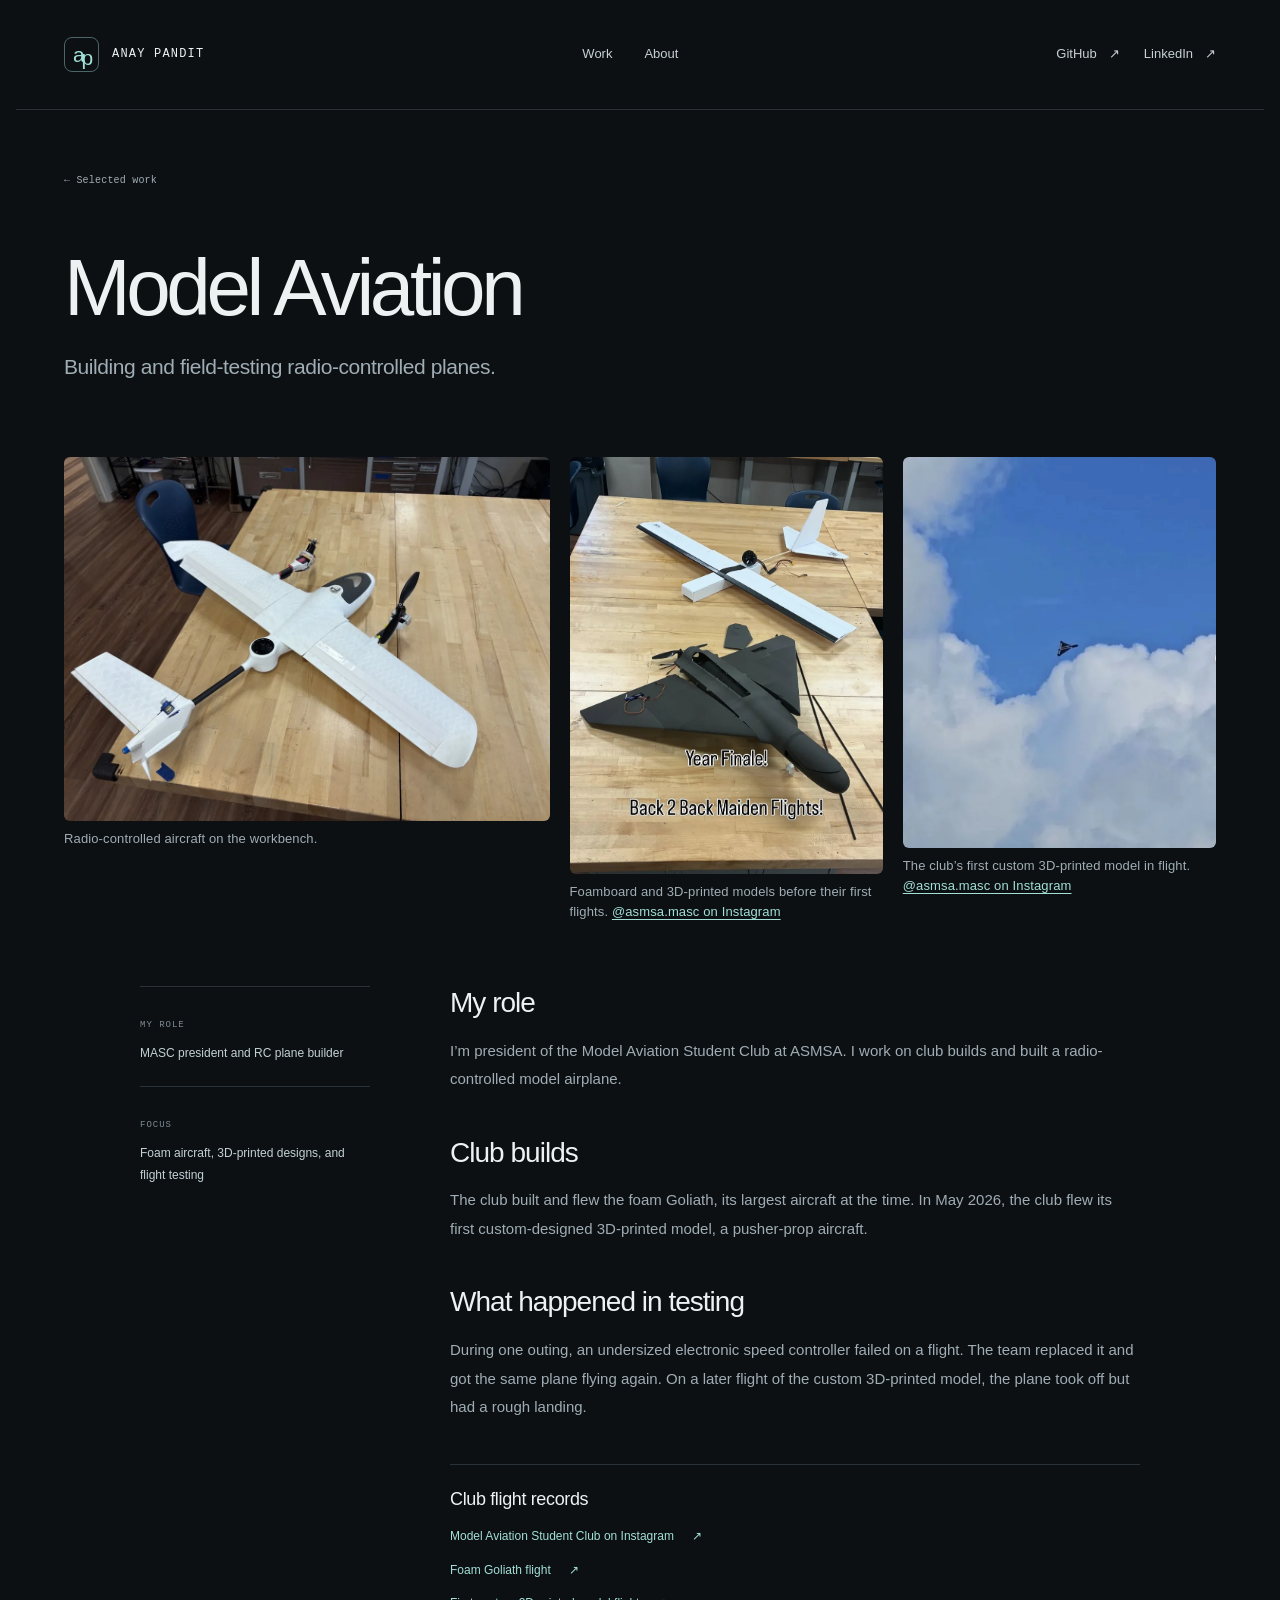
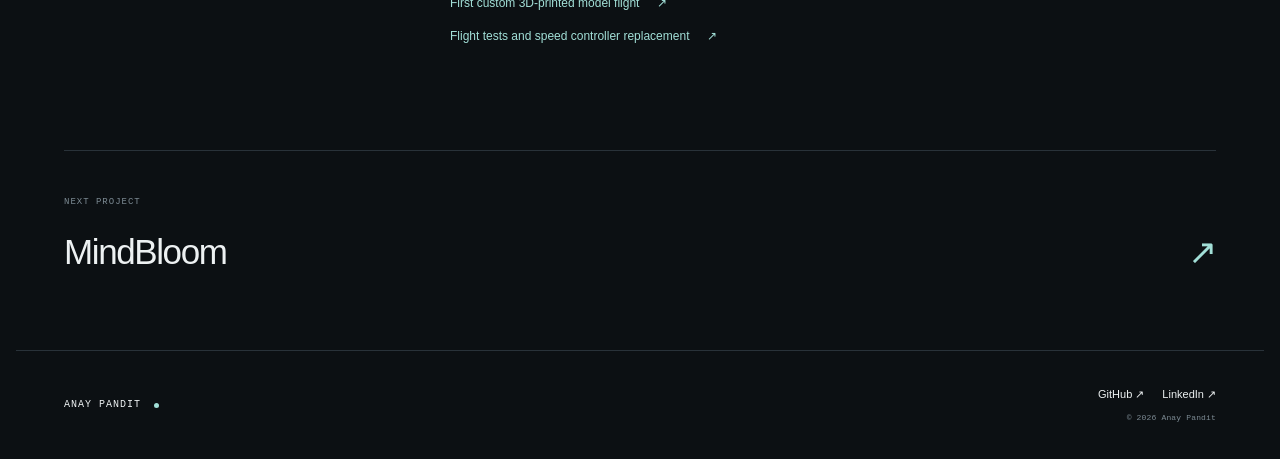
<file: projects/model-aviation/index.html>
<!doctype html><html lang="en"><head><meta charset="utf-8"><meta name="viewport" content="width=device-width, initial-scale=1"><meta name="color-scheme" content="dark"><meta name="theme-color" content="#0c1013"><title>Model Aviation — Anay Pandit</title><meta name="description" content="Building and testing radio-controlled aircraft as president of ASMSA’s Model Aviation Student Club."><link rel="canonical" href="https://anaypandit.github.io/projects/model-aviation/"><meta property="og:type" content="website"><meta property="og:title" content="Model Aviation — Anay Pandit"><meta property="og:description" content="Building and testing radio-controlled aircraft as president of ASMSA’s Model Aviation Student Club."><meta property="og:url" content="https://anaypandit.github.io/projects/model-aviation/"><meta property="og:image" content="https://anaypandit.github.io/assets/social-preview.png"><meta property="og:image:width" content="1200"><meta property="og:image:height" content="630"><meta name="twitter:card" content="summary_large_image"><link rel="icon" href="/assets/favicon.svg" type="image/svg+xml"><link rel="stylesheet" href="/assets/style.css?v=club-galleries"><script src="/assets/site.js" defer></script></head><body><a class="skip" href="#main">Skip to content</a><header class="site-header"><a class="brand" href="/" aria-label="Anay Pandit home"><span class="monogram" aria-hidden="true">a<span>p</span></span>ANAY PANDIT</a><nav aria-label="Main navigation"><a href="/#work">Work</a><a href="/#about">About</a></nav><div class="header-socials"><a class="header-github" href="https://github.com/anaypandit" target="_blank" rel="noopener noreferrer">GitHub <span aria-hidden="true">↗</span><span class="sr-only"> (opens in a new tab)</span></a><a class="header-github" href="https://www.linkedin.com/in/anaypandit/" target="_blank" rel="noopener noreferrer">LinkedIn <span aria-hidden="true">↗</span><span class="sr-only"> (opens in a new tab)</span></a></div></header><main id="main">
  <div class="case-top">
    <a class="back-link" href="/#work">← Selected work</a>
    <h1>Model Aviation</h1>
    <p class="case-lead">Building and field-testing radio-controlled planes.</p>
  </div>
  <section class="project-gallery project-gallery--aviation" aria-label="Model Aviation Student Club photos">
    <figure>
      <img src="/assets/masc-workbench.webp" width="1024" height="768" alt="White radio-controlled aircraft with two propellers on a workbench" loading="lazy" decoding="async">
      <figcaption>Radio-controlled aircraft on the workbench.</figcaption>
    </figure>
    <figure>
      <img src="/assets/masc-two-aircraft.webp" width="825" height="1100" alt="White foamboard model and black 3D-printed aircraft on the same workbench" loading="lazy" decoding="async">
      <figcaption>Foamboard and 3D-printed models before their first flights. <a href="https://www.instagram.com/p/DXiJww-kcvI/" class="photo-credit">@asmsa.masc on Instagram</a></figcaption>
    </figure>
    <figure>
      <img src="/assets/masc-maiden-flight.webp" width="624" height="780" alt="The club’s dark delta-wing model in flight against blue sky and clouds" loading="lazy" decoding="async">
      <figcaption>The club’s first custom 3D-printed model in flight. <a href="https://www.instagram.com/p/DY0KGC4mhN8/" class="photo-credit">@asmsa.masc on Instagram</a></figcaption>
    </figure>
  </section>
  <div class="case-layout">
    <aside class="case-facts" aria-label="Project facts">
      <div><span class="micro">MY ROLE</span><p>MASC president and RC plane builder</p></div>
      <div><span class="micro">FOCUS</span><p>Foam aircraft, 3D-printed designs, and flight testing</p></div>
    </aside>
    <article class="case-story">
      <section><h2>My role</h2><p>I’m president of the Model Aviation Student Club at ASMSA. I work on club builds and built a radio-controlled model airplane.</p></section>
      <section><h2>Club builds</h2><p>The club built and flew the foam Goliath, its largest aircraft at the time. In May 2026, the club flew its first custom-designed 3D-printed model, a pusher-prop aircraft.</p></section>
      <section><h2>What happened in testing</h2><p>During one outing, an undersized electronic speed controller failed on a flight. The team replaced it and got the same plane flying again. On a later flight of the custom 3D-printed model, the plane took off but had a rough landing.</p></section>
      <div class="source-links"><h3>Club flight records</h3>
        <a class="text-link" href="https://www.instagram.com/asmsa.masc/" target="_blank" rel="noopener noreferrer">Model Aviation Student Club on Instagram <span aria-hidden="true">↗</span><span class="sr-only"> (opens in a new tab)</span></a>
        <a class="text-link" href="https://www.instagram.com/p/DYIKAjAEdd8/" target="_blank" rel="noopener noreferrer">Foam Goliath flight <span aria-hidden="true">↗</span><span class="sr-only"> (opens in a new tab)</span></a>
        <a class="text-link" href="https://www.instagram.com/p/DY0KGC4mhN8/" target="_blank" rel="noopener noreferrer">First custom 3D-printed model flight <span aria-hidden="true">↗</span><span class="sr-only"> (opens in a new tab)</span></a>
        <a class="text-link" href="https://www.instagram.com/p/DSNyXFAEWIF/" target="_blank" rel="noopener noreferrer">Flight tests and speed controller replacement <span aria-hidden="true">↗</span><span class="sr-only"> (opens in a new tab)</span></a>
      </div>
    </article>
  </div>
  <a class="next-project" href="/projects/mindbloom/"><span class="micro">NEXT PROJECT</span><span>MindBloom <i aria-hidden="true">↗</i></span></a>
</main><footer class="site-footer"><div><a class="brand" href="/">ANAY PANDIT<span class="brand-dot" aria-hidden="true"></span></a></div><div><div class="footer-socials"><a class="" href="https://github.com/anaypandit" target="_blank" rel="noopener noreferrer">GitHub <span aria-hidden="true">↗</span><span class="sr-only"> (opens in a new tab)</span></a><a href="https://www.linkedin.com/in/anaypandit/" target="_blank" rel="noopener noreferrer">LinkedIn <span aria-hidden="true">↗</span><span class="sr-only"> (opens in a new tab)</span></a></div><span class="footer-date">© 2026 Anay Pandit</span></div></footer></body></html>
</file>
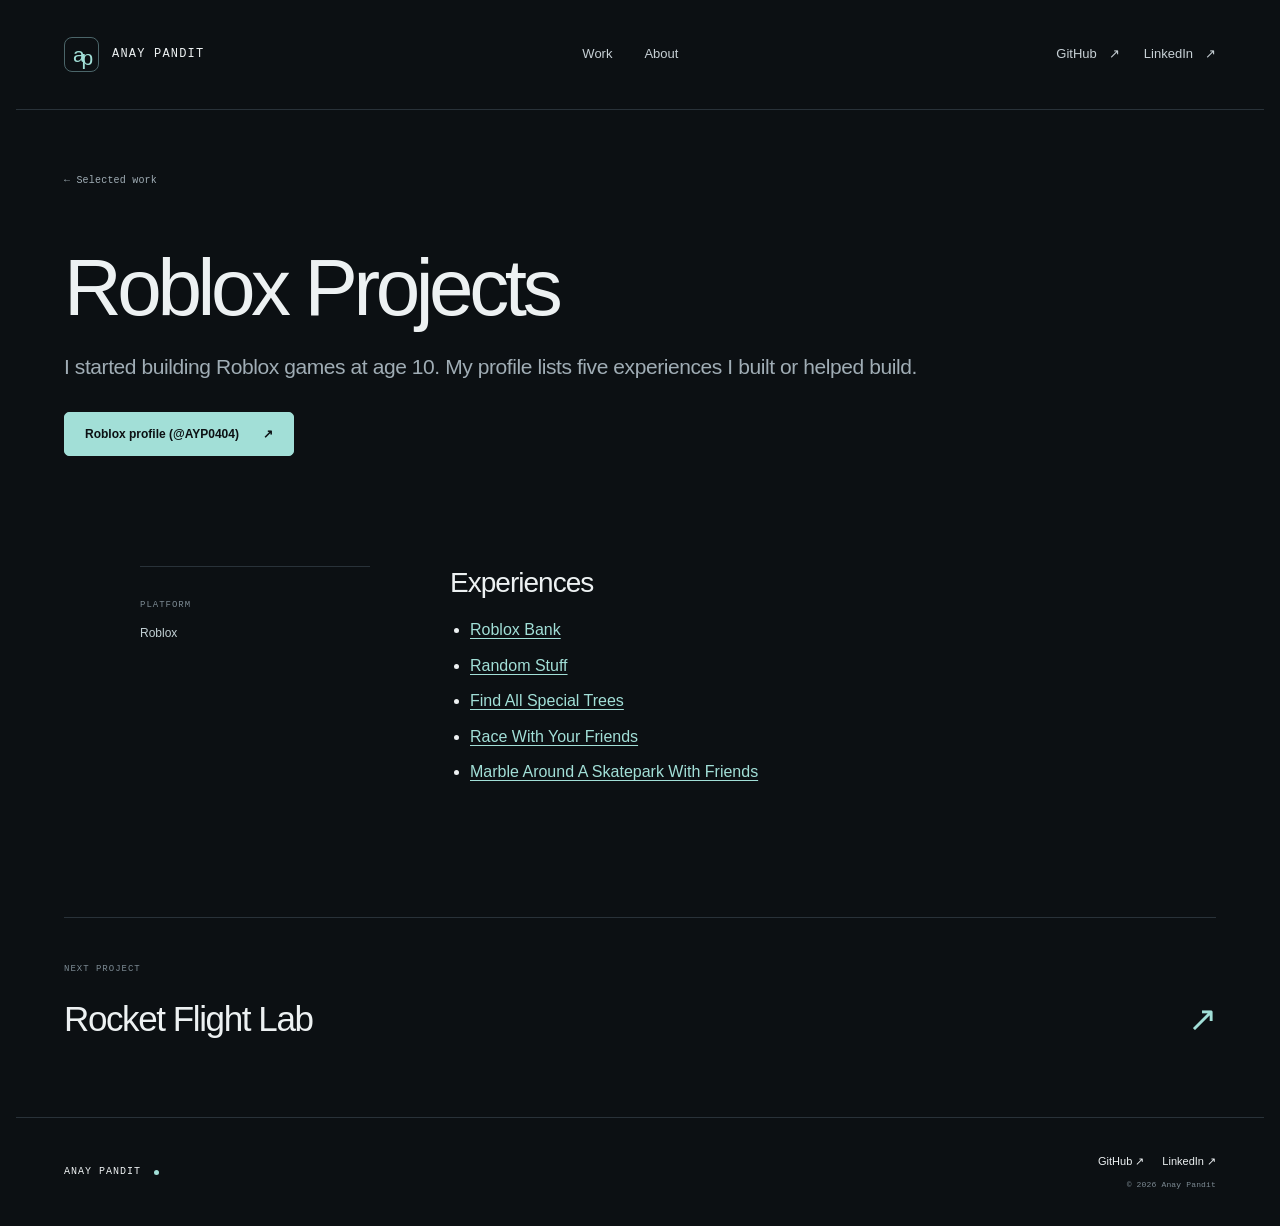
<file: projects/roblox-projects/index.html>
<!doctype html><html lang="en"><head><meta charset="utf-8"><meta name="viewport" content="width=device-width, initial-scale=1"><meta name="color-scheme" content="dark"><meta name="theme-color" content="#0c1013"><title>Roblox Projects — Anay Pandit</title><meta name="description" content="Five Roblox experiences that Anay Pandit built or helped build, starting at age 10."><link rel="canonical" href="https://anaypandit.github.io/projects/roblox-projects/"><meta property="og:type" content="website"><meta property="og:title" content="Roblox Projects — Anay Pandit"><meta property="og:description" content="Five Roblox experiences that Anay Pandit built or helped build, starting at age 10."><meta property="og:url" content="https://anaypandit.github.io/projects/roblox-projects/"><meta property="og:image" content="https://anaypandit.github.io/assets/social-preview.png"><meta property="og:image:width" content="1200"><meta property="og:image:height" content="630"><meta name="twitter:card" content="summary_large_image"><link rel="icon" href="/assets/favicon.svg" type="image/svg+xml"><link rel="stylesheet" href="/assets/style.css?v=club-galleries"><script src="/assets/site.js" defer></script></head><body><a class="skip" href="#main">Skip to content</a><header class="site-header"><a class="brand" href="/" aria-label="Anay Pandit home"><span class="monogram" aria-hidden="true">a<span>p</span></span>ANAY PANDIT</a><nav aria-label="Main navigation"><a href="/#work">Work</a><a href="/#about">About</a></nav><div class="header-socials"><a class="header-github" href="https://github.com/anaypandit" target="_blank" rel="noopener noreferrer">GitHub <span aria-hidden="true">↗</span><span class="sr-only"> (opens in a new tab)</span></a><a class="header-github" href="https://www.linkedin.com/in/anaypandit/" target="_blank" rel="noopener noreferrer">LinkedIn <span aria-hidden="true">↗</span><span class="sr-only"> (opens in a new tab)</span></a></div></header><main id="main">
  <div class="case-top">
    <a class="back-link" href="/#work">← Selected work</a>
    <h1>Roblox Projects</h1>
    <p class="case-lead">I started building Roblox games at age 10. My profile lists five experiences I built or helped build.</p>
    <div class="case-links">
      <a class="button" href="https://www.roblox.com/users/1608117595/profile">Roblox profile (@AYP0404) <span aria-hidden="true">↗</span></a>
    </div>
  </div>
  <div class="case-layout">
    <aside class="case-facts" aria-label="Project facts">
      <div><span class="micro">PLATFORM</span><p>Roblox</p></div>
    </aside>
    <article class="case-story">
      <section>
        <h2>Experiences</h2>
        <ul class="experience-links">
        <li><a href="https://www.roblox.com/games/11183658746">Roblox Bank</a></li>
        <li><a href="https://www.roblox.com/games/13168521738">Random Stuff</a></li>
        <li><a href="https://www.roblox.com/games/10192091106">Find All Special Trees</a></li>
        <li><a href="https://www.roblox.com/games/10889665798">Race With Your Friends</a></li>
        <li><a href="https://www.roblox.com/games/10430842722">Marble Around A Skatepark With Friends</a></li>
        </ul>
      </section>
    </article>
  </div>
  <a class="next-project" href="/projects/rocket-flight-lab/"><span class="micro">NEXT PROJECT</span><span>Rocket Flight Lab <i aria-hidden="true">↗</i></span></a>
</main><footer class="site-footer"><div><a class="brand" href="/">ANAY PANDIT<span class="brand-dot" aria-hidden="true"></span></a></div><div><div class="footer-socials"><a class="" href="https://github.com/anaypandit" target="_blank" rel="noopener noreferrer">GitHub <span aria-hidden="true">↗</span><span class="sr-only"> (opens in a new tab)</span></a><a href="https://www.linkedin.com/in/anaypandit/" target="_blank" rel="noopener noreferrer">LinkedIn <span aria-hidden="true">↗</span><span class="sr-only"> (opens in a new tab)</span></a></div><span class="footer-date">© 2026 Anay Pandit</span></div></footer></body></html>
</file>
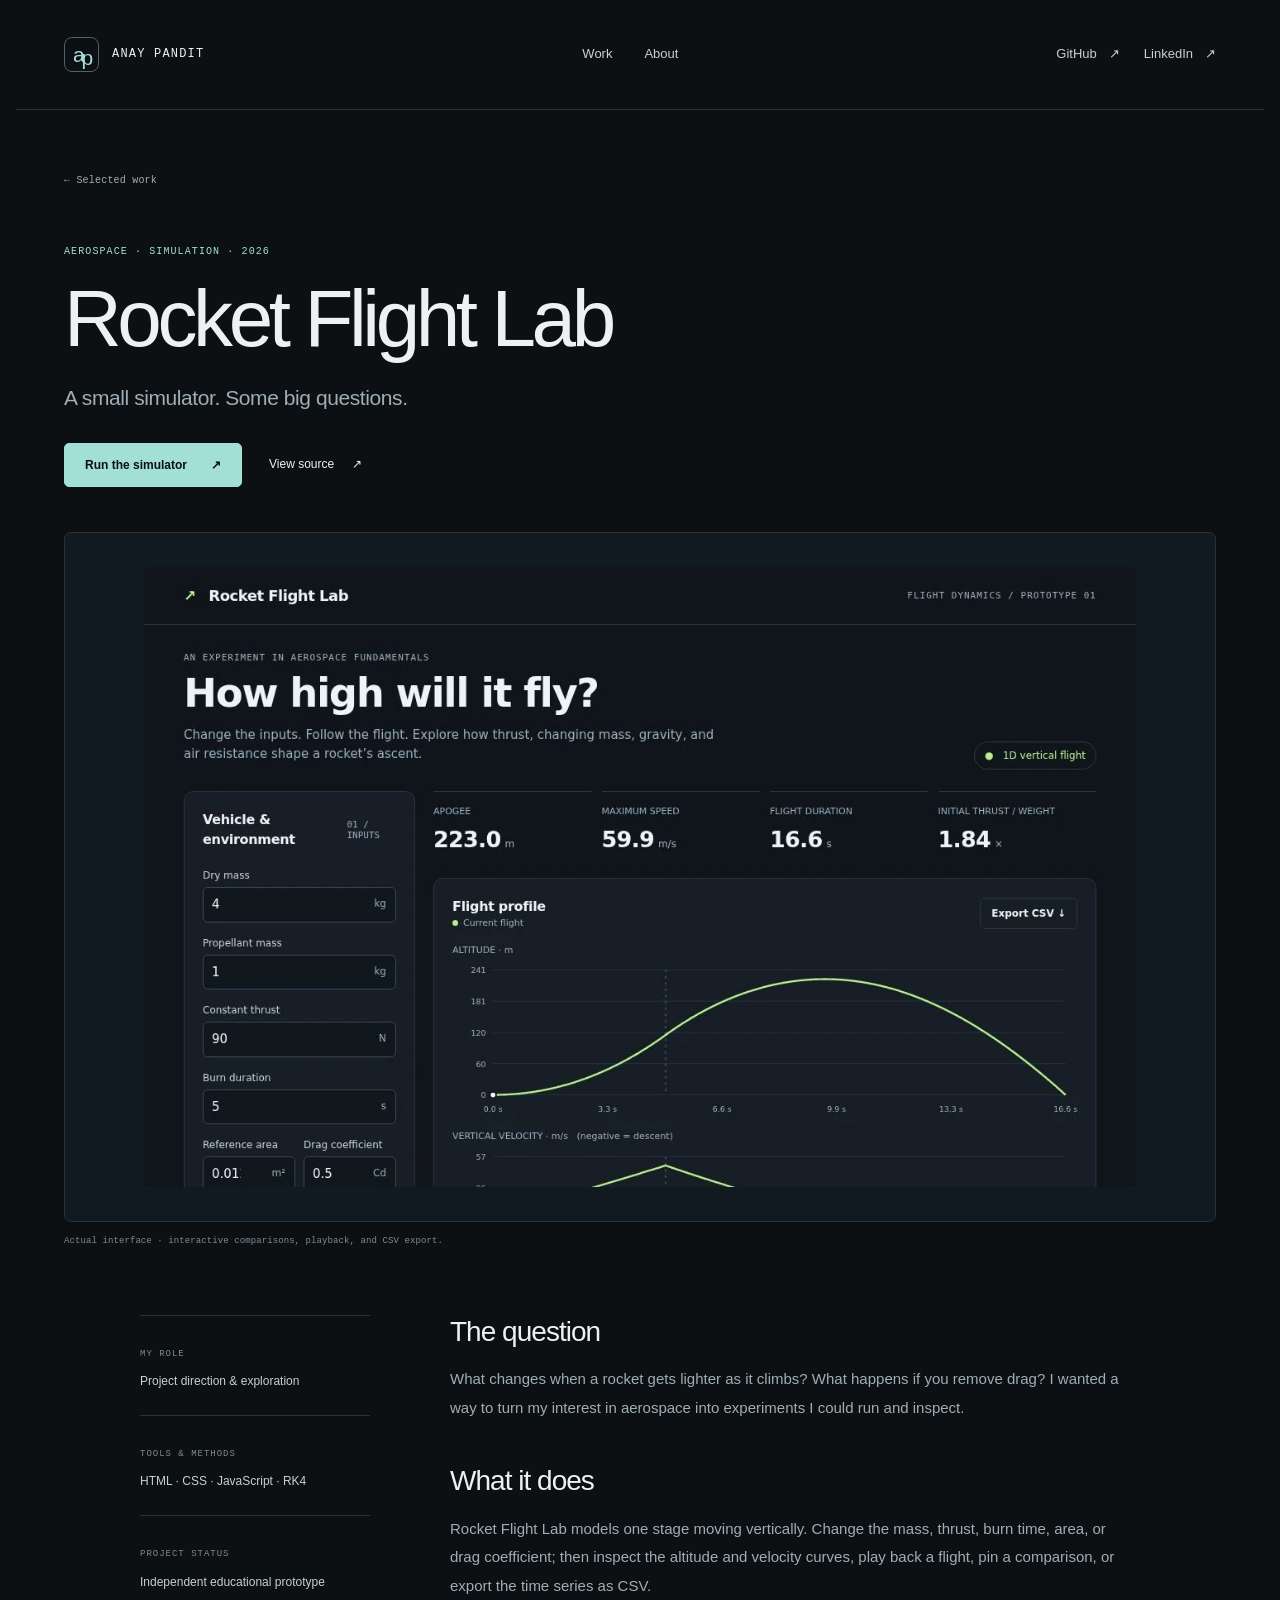
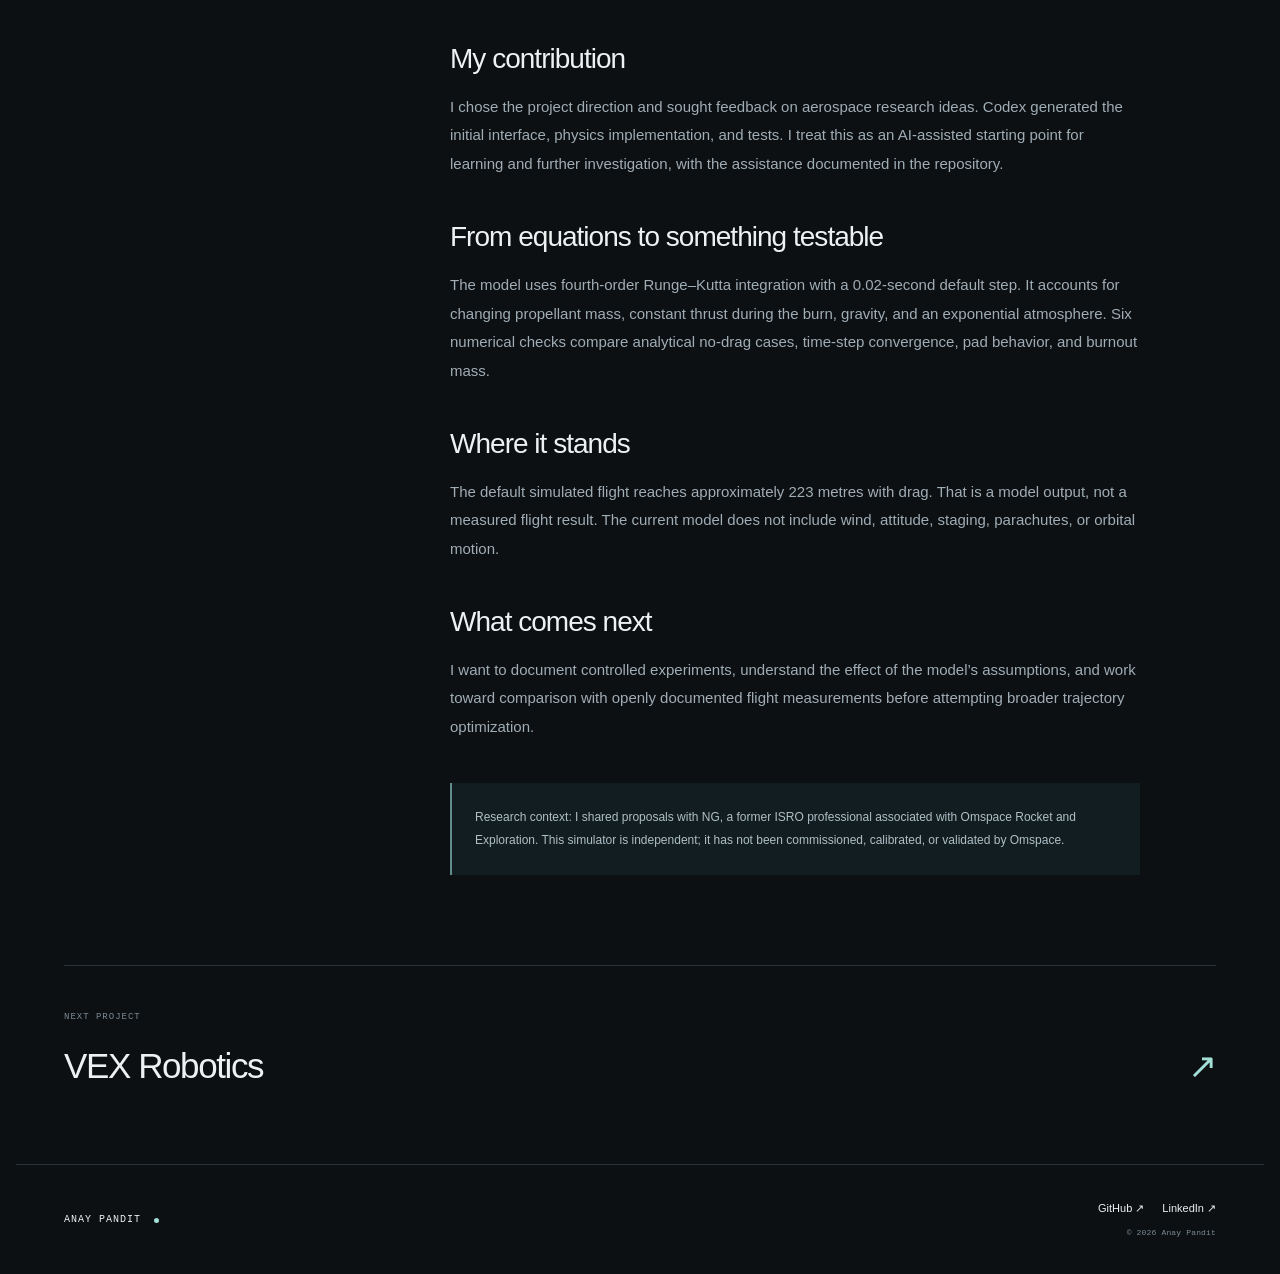
<file: projects/rocket-flight-lab/index.html>
<!doctype html><html lang="en"><head><meta charset="utf-8"><meta name="viewport" content="width=device-width, initial-scale=1"><meta name="color-scheme" content="dark"><meta name="theme-color" content="#0c1013"><title>Rocket Flight Lab — Anay Pandit</title><meta name="description" content="An interactive flight lab for exploring thrust, changing mass, gravity, and drag."><link rel="canonical" href="https://anaypandit.github.io/projects/rocket-flight-lab/"><meta property="og:type" content="website"><meta property="og:title" content="Rocket Flight Lab — Anay Pandit"><meta property="og:description" content="An interactive flight lab for exploring thrust, changing mass, gravity, and drag."><meta property="og:url" content="https://anaypandit.github.io/projects/rocket-flight-lab/"><meta property="og:image" content="https://anaypandit.github.io/assets/social-preview.png"><meta property="og:image:width" content="1200"><meta property="og:image:height" content="630"><meta name="twitter:card" content="summary_large_image"><link rel="icon" href="/assets/favicon.svg" type="image/svg+xml"><link rel="stylesheet" href="/assets/style.css"><script src="/assets/site.js" defer></script></head><body><a class="skip" href="#main">Skip to content</a><header class="site-header"><a class="brand" href="/" aria-label="Anay Pandit home"><span class="monogram" aria-hidden="true">a<span>p</span></span>ANAY PANDIT</a><nav aria-label="Main navigation"><a href="/#work">Work</a><a href="/#about">About</a></nav><div class="header-socials"><a class="header-github" href="https://github.com/anaypandit" target="_blank" rel="noopener noreferrer">GitHub <span aria-hidden="true">↗</span><span class="sr-only"> (opens in a new tab)</span></a><a class="header-github" href="https://www.linkedin.com/in/anaypandit/" target="_blank" rel="noopener noreferrer">LinkedIn <span aria-hidden="true">↗</span><span class="sr-only"> (opens in a new tab)</span></a></div></header><main id="main"><div class="case-top"><a class="back-link" href="/#work">← Selected work</a><p class="eyebrow">AEROSPACE · SIMULATION · 2026</p><h1>Rocket Flight Lab</h1><p class="case-lead">A small simulator. Some big questions.</p><div class="case-links"><a class="button" href="/demos/rocket-flight-lab/">Run the simulator <span aria-hidden="true">↗</span></a><a class="quiet-link" href="https://github.com/anaypandit/rocket-flight-lab" target="_blank" rel="noopener noreferrer">View source <span aria-hidden="true">↗</span><span class="sr-only"> (opens in a new tab)</span></a></div></div><figure class="case-figure rocket-flight-lab"><div class="case-image"><img src="/assets/rocket-flight-lab.webp" alt="Rocket Flight Lab interface with vehicle controls, trajectory graphs, and verification checks" width="1400" height="900"></div><figcaption>Actual interface · interactive comparisons, playback, and CSV export.</figcaption></figure><div class="case-layout"><aside class="case-facts" aria-label="Project facts"><div><span class="micro">MY ROLE</span><p>Project direction & exploration</p></div><div><span class="micro">TOOLS & METHODS</span><p>HTML · CSS · JavaScript · RK4</p></div><div><span class="micro">PROJECT STATUS</span><p>Independent educational prototype</p></div></aside><article class="case-story"><section><h2>The question</h2><p>What changes when a rocket gets lighter as it climbs? What happens if you remove drag? I wanted a way to turn my interest in aerospace into experiments I could run and inspect.</p></section><section><h2>What it does</h2><p>Rocket Flight Lab models one stage moving vertically. Change the mass, thrust, burn time, area, or drag coefficient; then inspect the altitude and velocity curves, play back a flight, pin a comparison, or export the time series as CSV.</p></section><section><h2>My contribution</h2><p>I chose the project direction and sought feedback on aerospace research ideas. Codex generated the initial interface, physics implementation, and tests. I treat this as an AI-assisted starting point for learning and further investigation, with the assistance documented in the repository.</p></section><section><h2>From equations to something testable</h2><p>The model uses fourth-order Runge–Kutta integration with a 0.02-second default step. It accounts for changing propellant mass, constant thrust during the burn, gravity, and an exponential atmosphere. Six numerical checks compare analytical no-drag cases, time-step convergence, pad behavior, and burnout mass.</p></section><section><h2>Where it stands</h2><p>The default simulated flight reaches approximately 223 metres with drag. That is a model output, not a measured flight result. The current model does not include wind, attitude, staging, parachutes, or orbital motion.</p></section><section><h2>What comes next</h2><p>I want to document controlled experiments, understand the effect of the model’s assumptions, and work toward comparison with openly documented flight measurements before attempting broader trajectory optimization.</p></section><aside class="project-note">Research context: I shared proposals with NG, a former ISRO professional associated with Omspace Rocket and Exploration. This simulator is independent; it has not been commissioned, calibrated, or validated by Omspace.</aside></article></div><a class="next-project" href="/projects/vex-robotics/"><span class="micro">NEXT PROJECT</span><span>VEX Robotics <i aria-hidden="true">↗</i></span></a></main><footer class="site-footer"><div><a class="brand" href="/">ANAY PANDIT<span class="brand-dot" aria-hidden="true"></span></a></div><div><div class="footer-socials"><a class="" href="https://github.com/anaypandit" target="_blank" rel="noopener noreferrer">GitHub <span aria-hidden="true">↗</span><span class="sr-only"> (opens in a new tab)</span></a><a href="https://www.linkedin.com/in/anaypandit/" target="_blank" rel="noopener noreferrer">LinkedIn <span aria-hidden="true">↗</span><span class="sr-only"> (opens in a new tab)</span></a></div><span class="footer-date">© 2026 Anay Pandit</span></div></footer></body></html>
</file>
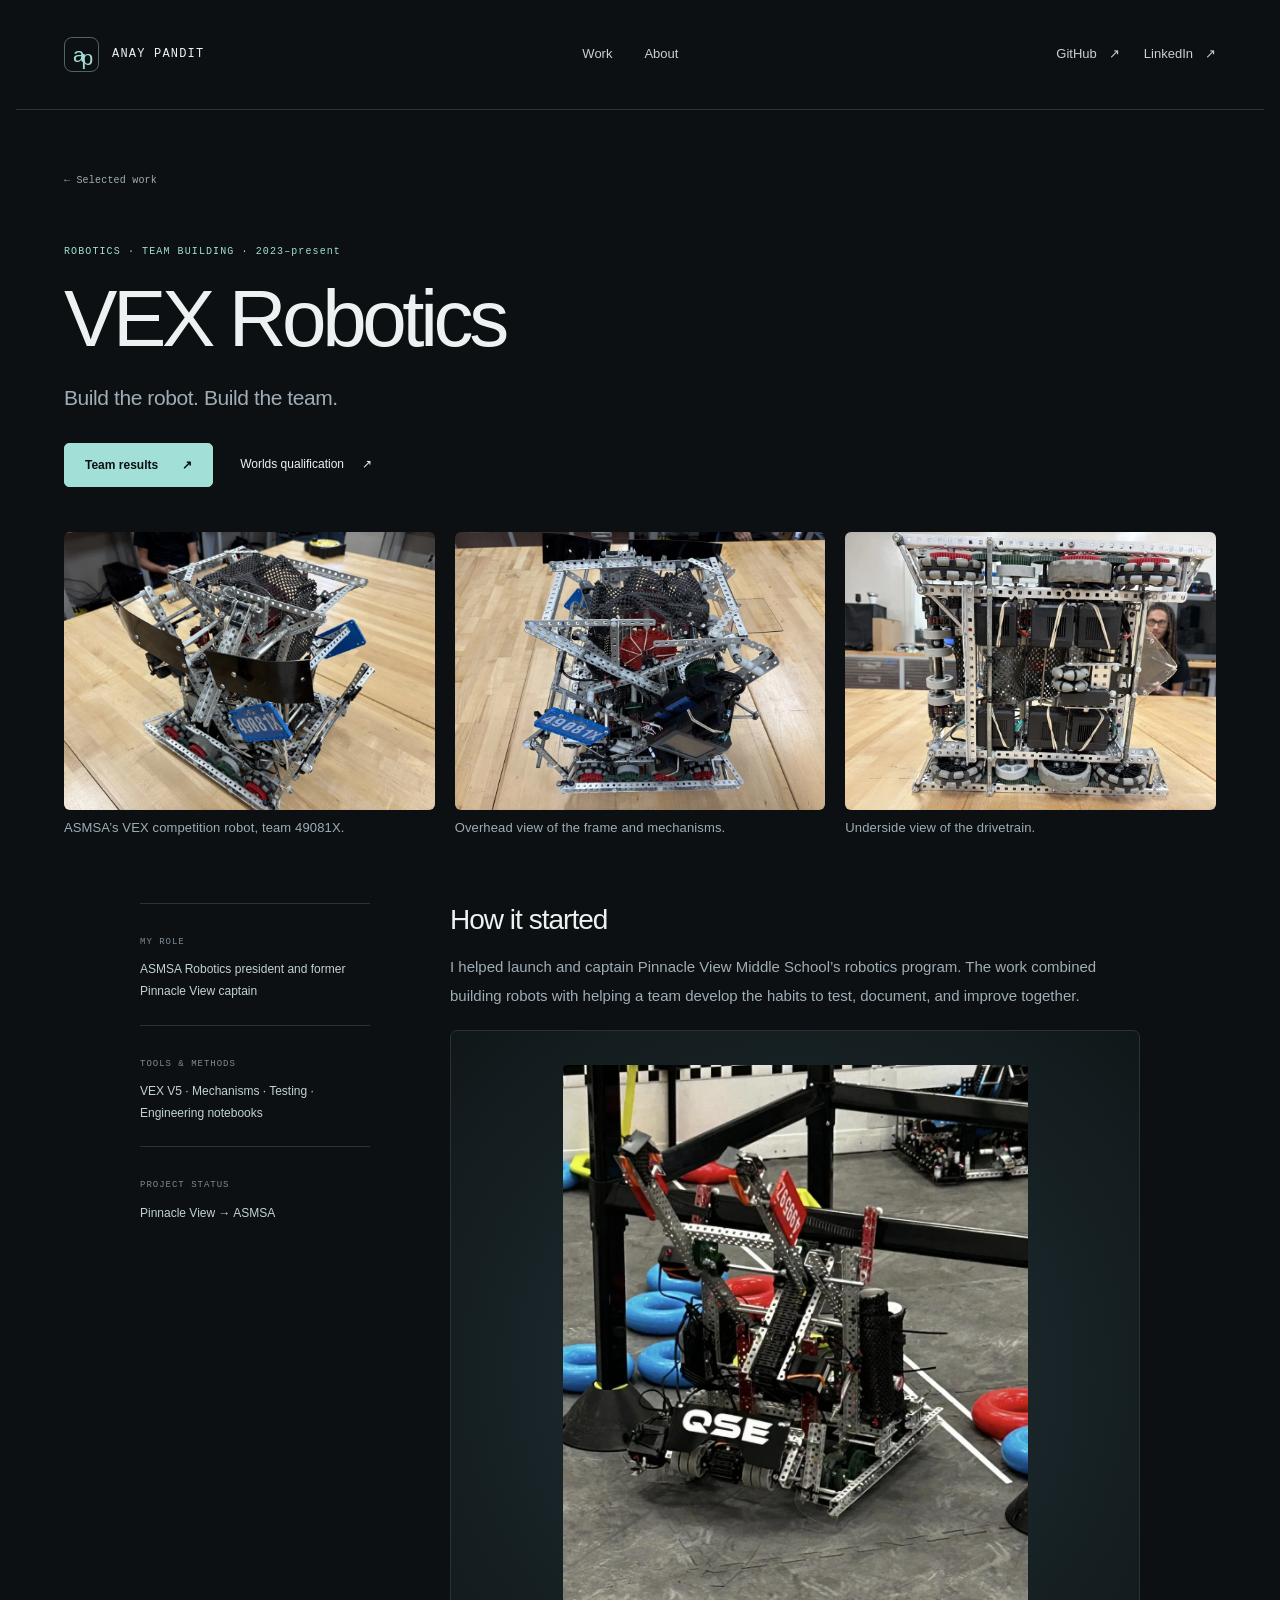
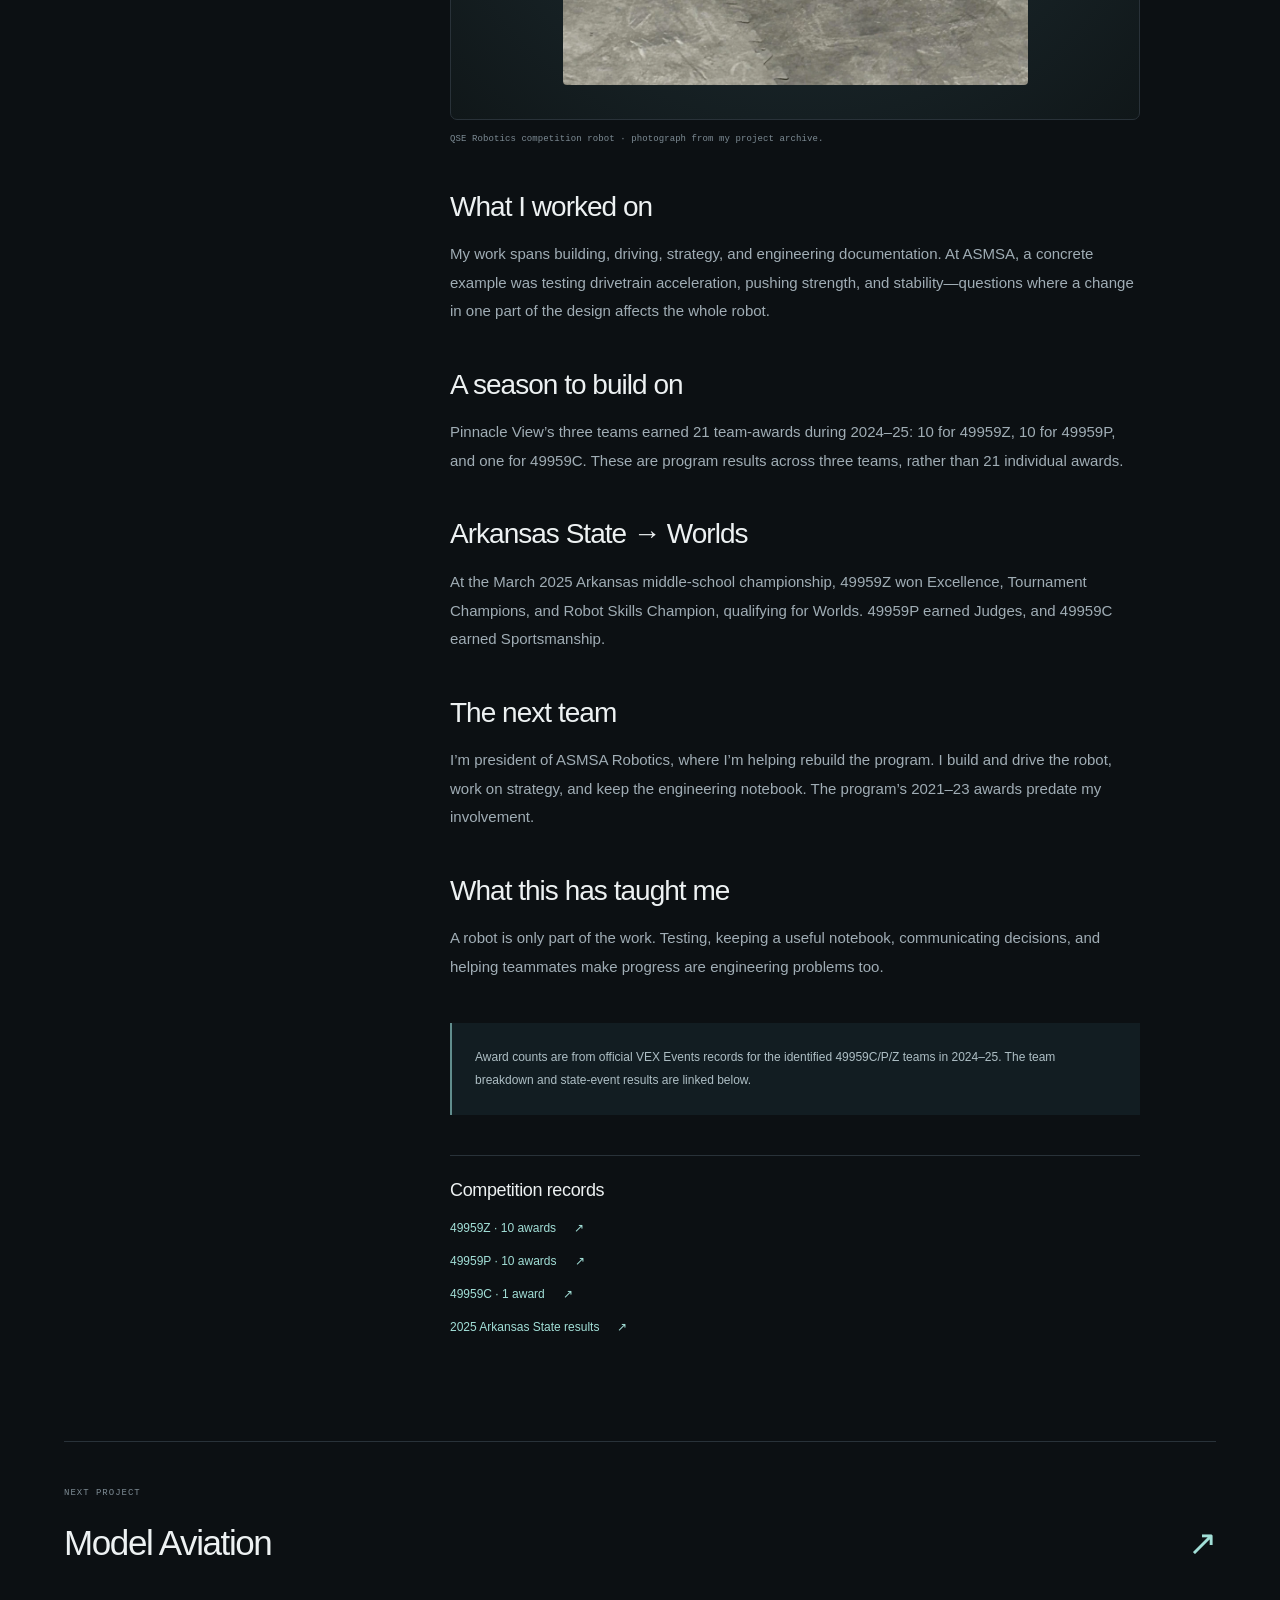
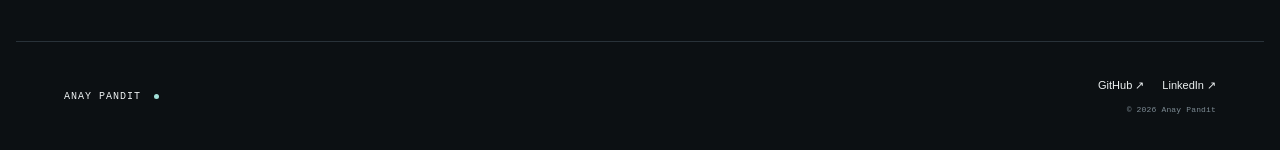
<file: projects/vex-robotics/index.html>
<!doctype html><html lang="en"><head><meta charset="utf-8"><meta name="viewport" content="width=device-width, initial-scale=1"><meta name="color-scheme" content="dark"><meta name="theme-color" content="#0c1013"><title>VEX Robotics — Anay Pandit</title><meta name="description" content="Helping launch Pinnacle View’s robotics program and serving as president of ASMSA Robotics."><link rel="canonical" href="https://anaypandit.github.io/projects/vex-robotics/"><meta property="og:type" content="website"><meta property="og:title" content="VEX Robotics — Anay Pandit"><meta property="og:description" content="Helping launch Pinnacle View’s robotics program and serving as president of ASMSA Robotics."><meta property="og:url" content="https://anaypandit.github.io/projects/vex-robotics/"><meta property="og:image" content="https://anaypandit.github.io/assets/social-preview.png"><meta property="og:image:width" content="1200"><meta property="og:image:height" content="630"><meta name="twitter:card" content="summary_large_image"><link rel="icon" href="/assets/favicon.svg" type="image/svg+xml"><link rel="stylesheet" href="/assets/style.css?v=club-galleries"><script src="/assets/site.js" defer></script></head><body><a class="skip" href="#main">Skip to content</a><header class="site-header"><a class="brand" href="/" aria-label="Anay Pandit home"><span class="monogram" aria-hidden="true">a<span>p</span></span>ANAY PANDIT</a><nav aria-label="Main navigation"><a href="/#work">Work</a><a href="/#about">About</a></nav><div class="header-socials"><a class="header-github" href="https://github.com/anaypandit" target="_blank" rel="noopener noreferrer">GitHub <span aria-hidden="true">↗</span><span class="sr-only"> (opens in a new tab)</span></a><a class="header-github" href="https://www.linkedin.com/in/anaypandit/" target="_blank" rel="noopener noreferrer">LinkedIn <span aria-hidden="true">↗</span><span class="sr-only"> (opens in a new tab)</span></a></div></header><main id="main"><div class="case-top"><a class="back-link" href="/#work">← Selected work</a><p class="eyebrow">ROBOTICS · TEAM BUILDING · 2023–present</p><h1>VEX Robotics</h1><p class="case-lead">Build the robot. Build the team.</p><div class="case-links"><a class="button" href="https://events.vex.com/teams/V5RC/49959Z" target="_blank" rel="noopener noreferrer">Team results <span aria-hidden="true">↗</span><span class="sr-only"> (opens in a new tab)</span></a><a class="quiet-link" href="https://www.arkansastechnews.com/arkansas-k-12-robotics-teams-qualify-for-worlds/" target="_blank" rel="noopener noreferrer">Worlds qualification <span aria-hidden="true">↗</span><span class="sr-only"> (opens in a new tab)</span></a></div></div>
  <section class="project-gallery" aria-label="ASMSA Robotics team 49081X photos">
    <figure>
      <img src="/assets/asmsa-vex-front.webp" width="1024" height="768" alt="Angled view of the VEX robot with team number 49081X" loading="lazy" decoding="async">
      <figcaption>ASMSA’s VEX competition robot, team 49081X.</figcaption>
    </figure>
    <figure>
      <img src="/assets/asmsa-vex-overhead.webp" width="1024" height="768" alt="View from above showing the frame and mechanisms of team 49081X’s robot" loading="lazy" decoding="async">
      <figcaption>Overhead view of the frame and mechanisms.</figcaption>
    </figure>
    <figure>
      <img src="/assets/asmsa-vex-drivetrain.webp" width="1024" height="768" alt="Underside of the robot showing its wheels, gears, and motors" loading="lazy" decoding="async">
      <figcaption>Underside view of the drivetrain.</figcaption>
    </figure>
  </section>
  <div class="case-layout"><aside class="case-facts" aria-label="Project facts"><div><span class="micro">MY ROLE</span><p>ASMSA Robotics president and former Pinnacle View captain</p></div><div><span class="micro">TOOLS & METHODS</span><p>VEX V5 · Mechanisms · Testing · Engineering notebooks</p></div><div><span class="micro">PROJECT STATUS</span><p>Pinnacle View → ASMSA</p></div></aside><article class="case-story"><section><h2>How it started</h2><p>I helped launch and captain Pinnacle View Middle School’s robotics program. The work combined building robots with helping a team develop the habits to test, document, and improve together.</p>
<figure class="case-figure vex-robotics"><div class="case-image"><img src="/assets/vex-robot.webp" alt="QSE Robotics VEX competition robot on a robotics field" width="1400" height="900"></div><figcaption>QSE Robotics competition robot · photograph from my project archive.</figcaption></figure>
</section><section><h2>What I worked on</h2><p>My work spans building, driving, strategy, and engineering documentation. At ASMSA, a concrete example was testing drivetrain acceleration, pushing strength, and stability—questions where a change in one part of the design affects the whole robot.</p></section><section><h2>A season to build on</h2><p>Pinnacle View’s three teams earned 21 team-awards during 2024–25: 10 for 49959Z, 10 for 49959P, and one for 49959C. These are program results across three teams, rather than 21 individual awards.</p></section><section><h2>Arkansas State → Worlds</h2><p>At the March 2025 Arkansas middle-school championship, 49959Z won Excellence, Tournament Champions, and Robot Skills Champion, qualifying for Worlds. 49959P earned Judges, and 49959C earned Sportsmanship.</p></section><section><h2>The next team</h2><p>I’m president of ASMSA Robotics, where I’m helping rebuild the program. I build and drive the robot, work on strategy, and keep the engineering notebook. The program’s 2021–23 awards predate my involvement.</p></section><section><h2>What this has taught me</h2><p>A robot is only part of the work. Testing, keeping a useful notebook, communicating decisions, and helping teammates make progress are engineering problems too.</p></section><aside class="project-note">Award counts are from official VEX Events records for the identified 49959C/P/Z teams in 2024–25. The team breakdown and state-event results are linked below.</aside><div class="source-links"><h3>Competition records</h3><a class="text-link" href="https://events.vex.com/teams/V5RC/49959Z" target="_blank" rel="noopener noreferrer">49959Z · 10 awards <span aria-hidden="true">↗</span><span class="sr-only"> (opens in a new tab)</span></a><a class="text-link" href="https://events.vex.com/teams/V5RC/49959P" target="_blank" rel="noopener noreferrer">49959P · 10 awards <span aria-hidden="true">↗</span><span class="sr-only"> (opens in a new tab)</span></a><a class="text-link" href="https://events.vex.com/teams/V5RC/49959C" target="_blank" rel="noopener noreferrer">49959C · 1 award <span aria-hidden="true">↗</span><span class="sr-only"> (opens in a new tab)</span></a><a class="text-link" href="https://events.vex.com/RE-V5RC-24-6396.html#awards" target="_blank" rel="noopener noreferrer">2025 Arkansas State results <span aria-hidden="true">↗</span><span class="sr-only"> (opens in a new tab)</span></a></div></article></div><a class="next-project" href="/projects/model-aviation/"><span class="micro">NEXT PROJECT</span><span>Model Aviation <i aria-hidden="true">↗</i></span></a></main><footer class="site-footer"><div><a class="brand" href="/">ANAY PANDIT<span class="brand-dot" aria-hidden="true"></span></a></div><div><div class="footer-socials"><a class="" href="https://github.com/anaypandit" target="_blank" rel="noopener noreferrer">GitHub <span aria-hidden="true">↗</span><span class="sr-only"> (opens in a new tab)</span></a><a href="https://www.linkedin.com/in/anaypandit/" target="_blank" rel="noopener noreferrer">LinkedIn <span aria-hidden="true">↗</span><span class="sr-only"> (opens in a new tab)</span></a></div><span class="footer-date">© 2026 Anay Pandit</span></div></footer></body></html>
</file>
<file: assets/style.css>
:root{--bg:#0c1013;--surface:#11181d;--text:#edf1f2;--muted:#a0adb5;--dim:#7d8b94;--accent:#a2dfd7;--border:#293239;--mono:ui-monospace,SFMono-Regular,Consolas,monospace;--sans:-apple-system,BlinkMacSystemFont,"Segoe UI",Helvetica,Arial,sans-serif}*{box-sizing:border-box}html{scroll-behavior:smooth;scroll-padding-top:100px}body{margin:0;background:var(--bg);color:var(--text);font-family:var(--sans);font-size:16px;line-height:1.6;-webkit-font-smoothing:antialiased}a{color:inherit;text-decoration:none}button,a{-webkit-tap-highlight-color:transparent}a:focus-visible,button:focus-visible{outline:2px solid var(--accent);outline-offset:6px}a:hover{color:var(--accent)}img{display:block;max-width:100%;height:auto}p,h1,h2,h3,figure{margin:0}p{color:var(--muted)}h1,h2,h3{font-weight:500;line-height:1.1;letter-spacing:-.045em}h2{font-size:clamp(32px,4vw,48px)}.sr-only{position:absolute;width:1px;height:1px;padding:0;margin:-1px;overflow:hidden;clip:rect(0,0,0,0);white-space:nowrap;border:0}.skip{position:fixed;top:-70px;left:20px;background:var(--accent);color:var(--bg);z-index:99;padding:10px 20px}.skip:focus{top:15px}.site-header,main,.site-footer{max-width:1248px;margin:auto;padding-left:48px;padding-right:48px}.site-header{height:110px;display:flex;align-items:center;justify-content:space-between;border-bottom:1px solid var(--border);gap:32px}.brand{font-family:var(--mono);font-size:12px;letter-spacing:.1em;display:flex;align-items:center;gap:13px;color:var(--text);white-space:nowrap}.monogram{width:35px;height:35px;border:1px solid #4b6569;border-radius:8px;display:flex;align-items:center;justify-content:center;letter-spacing:-.15em;color:var(--accent);font-family:var(--sans);font-size:21px;font-weight:400}.monogram span{transform:translateY(3px)}nav{display:flex;gap:32px}nav a,.header-github{font-size:13px;color:#c7d0d5}nav a{position:relative}nav a:after{content:"";position:absolute;bottom:-7px;left:0;right:0;height:1px;background:var(--accent);transform:scaleX(0);transform-origin:left;transition:transform .2s}nav a:hover:after,nav a[aria-current]:after{transform:scaleX(1)}.header-github{display:flex;align-items:center;gap:12px}.hero{padding:92px 0 80px;display:grid;grid-template-columns:1.25fr 1fr;gap:60px;align-items:center}.eyebrow,.micro,.card-meta,.chapter-strip,.study-top,.drawing-label,.study-caption,.footer-date,.back-link{font-family:var(--mono);font-size:10px;letter-spacing:.11em;line-height:1.6}.eyebrow{color:var(--accent);margin-bottom:28px;display:flex;align-items:center;gap:10px}.tiny-cross{font-size:17px}.hero h1{font-size:clamp(60px,6.7vw,86px);letter-spacing:-.065em;line-height:1.04;font-weight:500}.hero h1 span{color:var(--accent)}.intro{font-size:16px;max-width:430px;margin-top:28px;line-height:1.8}.hero-actions{display:flex;align-items:center;gap:27px;margin-top:32px}.button{display:inline-flex;align-items:center;justify-content:center;gap:24px;border:1px solid var(--accent);color:var(--bg);background:var(--accent);padding:13px 20px;border-radius:5px;font-size:12px;font-weight:600;line-height:1.4;transition:background .2s,transform .2s}.button:hover{background:#c0f0e8;color:var(--bg);transform:translateY(-2px)}.quiet-link,.text-link{font-size:12px;display:inline-flex;align-items:center;gap:18px}.flight-study{border:1px solid #2b3e46;border-radius:8px;background:linear-gradient(140deg,#111c22,#0c1115);overflow:hidden;align-self:center;position:relative}.study-top{display:flex;align-items:center;justify-content:space-between;gap:8px;border-bottom:1px solid var(--border);padding:17px 20px;color:#b2c1c7;font-size:9px}.study-indicator{font-size:8px;color:var(--accent)}.study-indicator:before{content:"";display:inline-block;width:4px;height:4px;border-radius:50%;background:var(--accent);margin-right:6px}.flight-drawing{position:relative;aspect-ratio:460/360}.flight-drawing svg{width:100%;height:100%;display:block}.drawing-label{position:absolute;font-size:7px;color:#a6bac0;letter-spacing:.04em}.label-a{top:26%;left:61%}.label-b{top:53%;left:64%}.label-c{top:63%;left:6%}.study-bottom{display:flex;align-items:center;justify-content:space-between;padding:16px 20px;border-top:1px solid var(--border)}.micro{color:var(--dim);font-size:9px}.study-bottom p{font-size:13px;margin-top:3px;color:#d7e0e4}.study-bottom a{font-size:23px;color:var(--accent)}.study-caption{padding:0 20px 14px;font-size:8px;letter-spacing:.03em}.chapter-strip{display:flex;justify-content:space-between;gap:20px;border-top:1px solid var(--border);border-bottom:1px solid var(--border);padding:18px 0;color:var(--dim);font-size:9px;letter-spacing:.09em}.work-section{padding:96px 0}.section-head{display:flex;align-items:flex-end;justify-content:space-between;gap:40px;margin-bottom:40px}.section-head .eyebrow{margin-bottom:14px}.section-head>p{font-size:13px;line-height:1.8;max-width:280px}.project-grid{display:grid;grid-template-columns:1fr 1fr;gap:48px 32px}.project-card{padding-bottom:30px;border-bottom:1px solid var(--border)}.card-visual{display:block;position:relative;aspect-ratio:1.55;background:#162229;overflow:hidden;border:1px solid #2c383f;border-radius:6px;isolation:isolate}.card-visual img{width:100%;height:100%;object-fit:contain;transition:transform .45s}.card-visual:hover img{transform:scale(1.025)}.rocket-flight-lab .card-visual{background:#101d28;padding:28px 20px}.rocket-flight-lab .card-visual img{box-shadow:0 12px 45px #0005;border-radius:5px}.vex-robot .card-visual{background:#121c21}.vex-robotics .card-visual{background:radial-gradient(ellipse at center,#223238,#101719)}.vex-robotics .card-visual img{object-fit:contain;max-height:100%;width:auto;margin:auto}.mindbloom .card-visual{padding:24px 18px;background:#29434a}.mindbloom .card-visual img{border-radius:4px;box-shadow:0 14px 35px #0003}.card-open{position:absolute;right:15px;top:15px;display:flex;align-items:center;justify-content:center;width:29px;height:29px;border:1px solid #ffffff35;background:#0a121dcc;backdrop-filter:blur(6px);border-radius:50%;color:var(--text);font-size:16px;z-index:2}.card-meta{display:flex;justify-content:space-between;gap:10px;margin-top:21px;color:var(--dim);font-size:8px;letter-spacing:.08em}.card-title{display:flex;justify-content:space-between;align-items:center;margin:8px 0 10px}.card-title h3{font-size:25px;letter-spacing:-.04em}.card-title>span{color:var(--dim);font-size:21px}.project-card>p{font-size:13px;max-width:370px;line-height:1.8;min-height:46px}.card-status{display:inline-block;margin-top:14px;font-size:10px;color:#afc1c5}.card-status:before{content:"";display:inline-block;width:4px;height:4px;background:var(--accent);border-radius:50%;margin:0 7px 2px 0}.focus-visual{height:100%;min-height:250px;position:relative;padding:25px 28px;display:flex;flex-direction:column;justify-content:space-between;overflow:hidden;background:radial-gradient(ellipse at 80% 42%,#263547,#17212c 75%)}.focus-visual>.micro{color:#b1c3cc;position:relative;z-index:1;font-size:8px}.focus-visual>p{color:#e0e9ed;font-size:34px;letter-spacing:-.045em;line-height:1.13;position:relative;z-index:1}.focus-rings{position:absolute;width:260px;height:260px;right:-35px;top:5%;display:flex;align-items:center;justify-content:center}.focus-rings span{position:absolute;border:1px solid #b4ccde25;border-radius:50%;inset:0}.focus-rings span:nth-child(2){inset:35px}.focus-rings span:nth-child(3){inset:70px}.focus-rings i{font-size:50px;color:#bacdde38;font-family:Georgia,serif;font-style:italic}.about-section{border-top:1px solid var(--border);padding:90px 0;display:grid;grid-template-columns:1fr 1fr;gap:80px}.about-heading .eyebrow{margin-bottom:18px}.about-heading h2{margin-bottom:34px}.about-photo img{aspect-ratio:1.5;object-fit:cover;border-radius:5px;filter:saturate(.7)}figcaption{font-family:var(--mono);font-size:9px;line-height:1.7;letter-spacing:.01em;color:var(--dim);margin-top:12px}.about-copy{padding-top:40px}.about-copy p{margin-bottom:22px;font-size:14px;line-height:1.85}.about-copy p.large-copy{font-size:23px;line-height:1.5;color:#dce4e7;letter-spacing:-.025em}.beyond{border-top:1px solid var(--border);margin-top:30px;padding-top:24px}.beyond p{font-size:12px;margin-top:10px}.text-link{color:var(--accent)}.recognition-section{padding:90px 0;border-top:1px solid var(--border)}.milestone{display:grid;grid-template-columns:75px 1fr auto 18px;gap:20px;align-items:center;padding:27px 0;border-top:1px solid var(--border)}.milestone:last-child{border-bottom:1px solid var(--border)}.milestone-year{font-family:var(--mono);font-size:9px;letter-spacing:.06em;color:var(--dim)}.milestone h3{font-size:17px;letter-spacing:-.02em;line-height:1.4}.milestone p{font-size:12px;margin-top:5px}.milestone-result{font-size:11px;color:#bbcccf}.milestone>span:last-child{color:var(--accent)}.section-note{font-size:10px;margin-top:18px}.contact-section{padding:90px 0 100px;border-top:1px solid var(--border)}.contact-section h2{font-size:clamp(36px,5vw,61px);line-height:1.12;letter-spacing:-.05em}.contact-section h2 span{color:var(--dim)}.contact-section>p:not(.eyebrow){margin:25px 0 28px;font-size:14px}.contact-section .button{background:transparent;color:var(--accent);border-color:#476a6b}.contact-section .button:hover{background:#172629}.site-footer{border-top:1px solid var(--border);padding-top:35px;padding-bottom:35px;display:flex;align-items:center;justify-content:space-between;gap:30px}.site-footer .brand{font-size:10px;letter-spacing:.1em}.brand-dot{width:5px;height:5px;background:var(--accent);border-radius:50%}.site-footer p{font-size:11px;margin-top:7px}.site-footer>div:last-child{text-align:right}.site-footer>div:last-child>a{font-size:11px}.footer-date{display:block;font-size:8px;margin-top:9px;color:var(--dim);letter-spacing:.02em}.case-top{padding:55px 0 45px}.back-link{font-size:10px;display:inline-block;color:var(--muted);margin-bottom:55px;letter-spacing:.02em}.case-top .eyebrow{margin-bottom:15px}.case-top h1{font-size:clamp(46px,6.7vw,80px);letter-spacing:-.055em}.case-lead{font-size:21px;letter-spacing:-.02em;margin:18px 0 28px}.case-links{display:flex;align-items:center;gap:27px;flex-wrap:wrap}.case-figure>.case-image{background:#111a20;border:1px solid var(--border);border-radius:7px;overflow:hidden;display:flex;justify-content:center;padding:34px}.case-image img{max-height:620px;width:auto;object-fit:contain;border-radius:4px}.case-figure.vex-robotics .case-image{background:radial-gradient(ellipse at center,#213238,#101719)}.case-figure>.focus-visual{height:370px;border-radius:6px;padding:36px 40px}.case-figure>.focus-visual>p{font-size:55px}.case-figure .focus-rings{right:12%;width:400px;height:400px;top:-10px}.case-layout{display:grid;grid-template-columns:230px 1fr;gap:80px;max-width:1000px;margin:65px auto 90px}.case-facts>div{padding:22px 0;border-top:1px solid var(--border)}.case-facts p{color:#c3d1d5;font-size:12px;line-height:1.8;margin-top:8px}.case-story section{margin-bottom:42px}.case-story section>.micro{display:block;color:var(--accent);margin-bottom:10px}.case-story h2{font-size:28px;line-height:1.2;letter-spacing:-.035em;margin-bottom:17px}.case-story p{font-size:15px;line-height:1.9}.project-note{padding:23px;border-left:2px solid #618d8d;background:#121d22;font-size:12px;line-height:1.9;color:#aebfc5;margin-top:20px}.source-links{margin-top:40px;border-top:1px solid var(--border);padding-top:25px}.source-links h3{font-size:18px;margin-bottom:18px;letter-spacing:-.02em}.source-links .text-link{display:flex;margin:14px 0;font-size:12px}.next-project{display:block;border-top:1px solid var(--border);padding:35px 0 70px}.next-project>span:last-child{display:flex;justify-content:space-between;gap:20px;margin-top:12px;font-size:35px;letter-spacing:-.04em}.next-project i{font-style:normal;color:var(--accent)}.not-found{padding-top:100px;padding-bottom:140px}.not-found h1{font-size:clamp(45px,7vw,80px)}.not-found p:not(.eyebrow){margin:25px 0}.not-found .button{margin-top:10px}
@media(min-width:1600px){.hero{padding-top:110px;padding-bottom:105px}}
@media(max-width:1000px){.site-header,main,.site-footer{padding-left:32px;padding-right:32px}.hero{gap:25px;padding:65px 0}.hero h1{font-size:64px}.hero-actions{gap:20px}.flight-study{margin-top:10px}.study-top{font-size:7px;padding:14px}.study-indicator{font-size:7px}.drawing-label{font-size:6px}.label-c{left:3%}.about-section{gap:40px}.case-layout{gap:45px;grid-template-columns:190px 1fr}}
@media(max-width:760px){html{scroll-padding-top:30px}.site-header,main,.site-footer{padding-left:22px;padding-right:22px}.site-header{height:86px;gap:15px;flex-wrap:wrap;align-content:center;row-gap:12px}.site-header .brand{font-size:10px}.monogram{width:29px;height:29px;font-size:17px}nav{gap:18px;margin-left:auto}nav a{font-size:11px}.header-github{display:none}.hero{grid-template-columns:1fr;gap:42px;padding:48px 0 40px}.hero .eyebrow{font-size:8px;margin-bottom:22px;letter-spacing:.08em}.hero h1{font-size:clamp(51px,10.3vw,76px);line-height:1.04}.intro{font-size:14px;line-height:1.85;margin-top:25px;max-width:460px}.hero-actions{gap:23px;margin-top:25px}.flight-study{width:100%;max-width:480px;justify-self:center;margin-top:0}.flight-drawing{aspect-ratio:460/310;overflow:hidden}.flight-drawing svg{margin-top:-15px;min-height:100%}.study-top{font-size:8px}.study-indicator{font-size:7px}.drawing-label{display:none}.study-bottom{padding:14px 18px}.study-caption{padding-left:18px;font-size:7px}.chapter-strip{font-size:7px;letter-spacing:.02em;gap:10px;padding:16px 0}.chapter-strip span:last-child{display:none}.work-section{padding:60px 0}.section-head{display:block;margin-bottom:28px}.section-head h2{font-size:34px}.section-head .eyebrow{font-size:9px}.section-head>p{margin-top:15px;font-size:12px}.section-head>p br{display:none}.project-grid{grid-template-columns:1fr;gap:30px}.project-card{padding-bottom:25px}.card-visual{aspect-ratio:1.55}.card-meta{font-size:8px}.card-title h3{font-size:25px}.project-card>p{min-height:0;font-size:13px;max-width:100%}.card-status{font-size:10px}.about-section{grid-template-columns:1fr;gap:24px;padding:60px 0}.about-heading h2{font-size:36px}.about-photo{max-width:550px}.about-copy{padding-top:0}.about-copy p.large-copy{font-size:23px}.recognition-section{padding:60px 0}.milestone{grid-template-columns:50px 1fr 15px;gap:10px;padding:22px 0}.milestone h3{font-size:15px}.milestone p{font-size:11px}.milestone-year{font-size:8px;align-self:start;margin-top:5px}.milestone-result{grid-column:2;font-size:10px;color:var(--accent);margin-top:-4px}.milestone>span:last-child{grid-column:3;grid-row:auto}.milestone>span:last-child{display:none}.section-note{font-size:9px;line-height:1.8}.contact-section{padding:60px 0}.contact-section h2{font-size:39px}.contact-section>p:not(.eyebrow){font-size:13px}.contact-section>p br{display:none}.site-footer{align-items:flex-start;padding-top:28px;padding-bottom:28px;gap:20px}.site-footer p{font-size:9px;max-width:145px}.site-footer>div:last-child>a{font-size:9px}.footer-date{font-size:7px}.case-top{padding-top:30px;padding-bottom:30px}.back-link{margin-bottom:35px}.case-top .eyebrow{font-size:8px}.case-top h1{font-size:45px}.case-lead{font-size:19px}.case-links{gap:20px}.case-figure>.case-image{padding:15px}.case-image img{max-height:500px}.case-figure figcaption{font-size:8px}.case-figure>.focus-visual{height:300px;padding:28px}.case-figure>.focus-visual>p{font-size:42px}.case-figure .focus-rings{width:270px;height:270px;right:-40px;top:15px}.case-layout{grid-template-columns:1fr;gap:38px;margin:35px 0 55px}.case-facts{display:grid;grid-template-columns:1fr 1fr;gap:15px}.case-facts>div:last-child{grid-column:1/-1}.case-facts>div{padding:15px 0 0}.case-facts p{font-size:11px}.case-story h2{font-size:25px}.case-story p{font-size:14px}.next-project{padding-bottom:45px}.next-project>span:last-child{font-size:29px}}
@media(prefers-reduced-motion:reduce){html{scroll-behavior:auto}*,*:before,*:after{transition:none!important;animation:none!important}}

.header-socials{display:flex;align-items:center;gap:24px}.footer-socials{display:flex;align-items:center;justify-content:flex-end;gap:18px}.footer-socials a{font-size:11px}@media(max-width:760px){.header-socials{display:none}.footer-socials{gap:12px}.footer-socials a{font-size:9px}}

.portfolio-intro {
  padding: clamp(44px, 6vw, 76px) 0 clamp(38px, 5vw, 64px);
}

.portfolio-intro--with-photo {
  display: grid;
  grid-template-columns: minmax(0, .88fr) minmax(0, 1.12fr);
  align-items: center;
  gap: clamp(36px, 6vw, 90px);
  padding-top: clamp(34px, 5vw, 64px);
  padding-bottom: clamp(34px, 5vw, 64px);
}

.portfolio-bio h1 {
  font-size: 21px;
  font-weight: 600;
  letter-spacing: -.025em;
}

.portfolio-bio p {
  max-width: 43ch;
  margin-top: 12px;
  font-size: 17px;
  line-height: 1.65;
}

.portfolio-bio .bio-detail {
  margin-top: 10px;
  font-size: 14px;
}

.portfolio-photo {
  min-width: 0;
}

.portfolio-photo img {
  width: 100%;
  height: auto;
  border-radius: 6px;
}

.portfolio-work {
  padding: 32px 0 54px;
  border-top: 1px solid var(--border);
}

.portfolio-work h2 {
  margin-bottom: 18px;
  font-size: clamp(28px, 3vw, 34px);
}

.portfolio-projects {
  margin: 0;
  padding: 0;
  list-style: none;
  border-top: 1px solid var(--border);
}

.portfolio-projects li + li {
  border-top: 1px solid var(--border);
}

.portfolio-projects li:not(.project-with-demo) > a,
.project-with-demo {
  display: grid;
  grid-template-columns: minmax(0, 1fr) minmax(0, .43fr) 1em;
  align-items: center;
  gap: 24px;
  padding: 20px 0;
}

.portfolio-projects h3 {
  font-size: 24px;
}

.portfolio-projects p {
  margin-top: 7px;
  font-size: 14px;
}

.project-result {
  color: var(--muted);
  font-size: 12px;
  text-align: right;
}

.project-arrow {
  color: var(--accent);
  text-align: right;
}

@media (max-width: 760px) {
  .portfolio-intro--with-photo {
    grid-template-columns: 1fr;
    gap: 28px;
  }

  .portfolio-work {
    padding: 32px 0 44px;
  }

  .portfolio-projects li:not(.project-with-demo) > a,
  .project-with-demo {
    grid-template-columns: minmax(0, 1fr) 1em;
    gap: 9px 12px;
    padding: 20px 0;
  }

  .project-with-demo {
    grid-template-columns: 1fr;
  }

  .project-result {
    grid-column: 1;
    text-align: left;
  }

  .project-arrow {
    grid-column: 2;
    grid-row: 1;
    align-self: start;
  }
}

.project-with-demo .project-demo {
  grid-column: 2 / -1;
  justify-self: end;
  color: var(--accent);
  font-size: 13px;
  text-underline-offset: 3px;
}

.project-demo:hover,
.project-with-demo h3 a:hover {
  text-decoration: underline;
}

@media (max-width: 760px) {
  .project-with-demo .project-demo {
    grid-column: 1;
    justify-self: start;
  }
}

.project-arrow {
  grid-column: -2;
}
.project-gallery {
  display: grid;
  grid-template-columns: repeat(3, minmax(0, 1fr));
  align-items: start;
  gap: 20px;
}
.project-gallery--aviation {
  grid-template-columns: minmax(0, 1.55fr) repeat(2, minmax(0, 1fr));
}
.case-story .case-figure {
  margin-top: 20px;
}
.project-gallery img {
  width: 100%;
  border-radius: 6px;
}
.project-gallery figcaption,
.portfolio-press figcaption {
  color: var(--muted);
  font-family: var(--sans);
  font-size: 13px;
  line-height: 1.5;
  margin-top: 8px;
}
.photo-credit {
  display: inline-block;
}
.photo-credit,
.experience-links a {
  color: var(--accent);
  text-decoration: underline;
  text-underline-offset: 3px;
}
.experience-links {
  margin: 0;
  padding-left: 1.25em;
}
.experience-links li + li {
  margin-top: 10px;
}
@media (max-width: 760px) {
  .project-gallery {
    grid-template-columns: 1fr;
  }
}

.press-grid {
  display: grid;
  grid-template-columns: minmax(0, .82fr) repeat(2, minmax(0, 1fr));
  align-items: start;
  gap: 24px;
}
.press-magazine {
  max-width: 320px;
}
.press-magazine-images {
  display: grid;
  grid-template-columns: minmax(0, 3fr) minmax(0, 5fr);
  align-items: center;
  gap: 10px;
}
.press-magazine figcaption {
  display: grid;
  gap: 4px;
}
.press-magazine figcaption strong {
  color: var(--text);
  font-size: 15px;
}
.press-magazine figcaption a {
  justify-self: start;
}
.press-grid iframe {
  display: block;
  width: 100%;
  border: 1px solid var(--border);
  border-radius: 6px;
}
.press-video {
  height: auto;
  min-height: 200px;
  aspect-ratio: 16 / 9;
}
.press-article {
  height: 470px;
}
@media (max-width: 860px) {
  .press-grid {
    grid-template-columns: minmax(0, 1fr);
    max-width: 540px;
  }
}
.project-gallery--playlab {
  grid-template-columns: minmax(0, 1fr) minmax(0, 1.3fr);
  margin-top: 20px;
}
@media (min-width: 761px) {
  .project-gallery--playlab figure:last-child {
    grid-column: 2;
    grid-row: 1 / span 3;
  }
}
@media (max-width: 760px) {
  .project-gallery--playlab {
    grid-template-columns: 1fr;
  }
}
</file>
